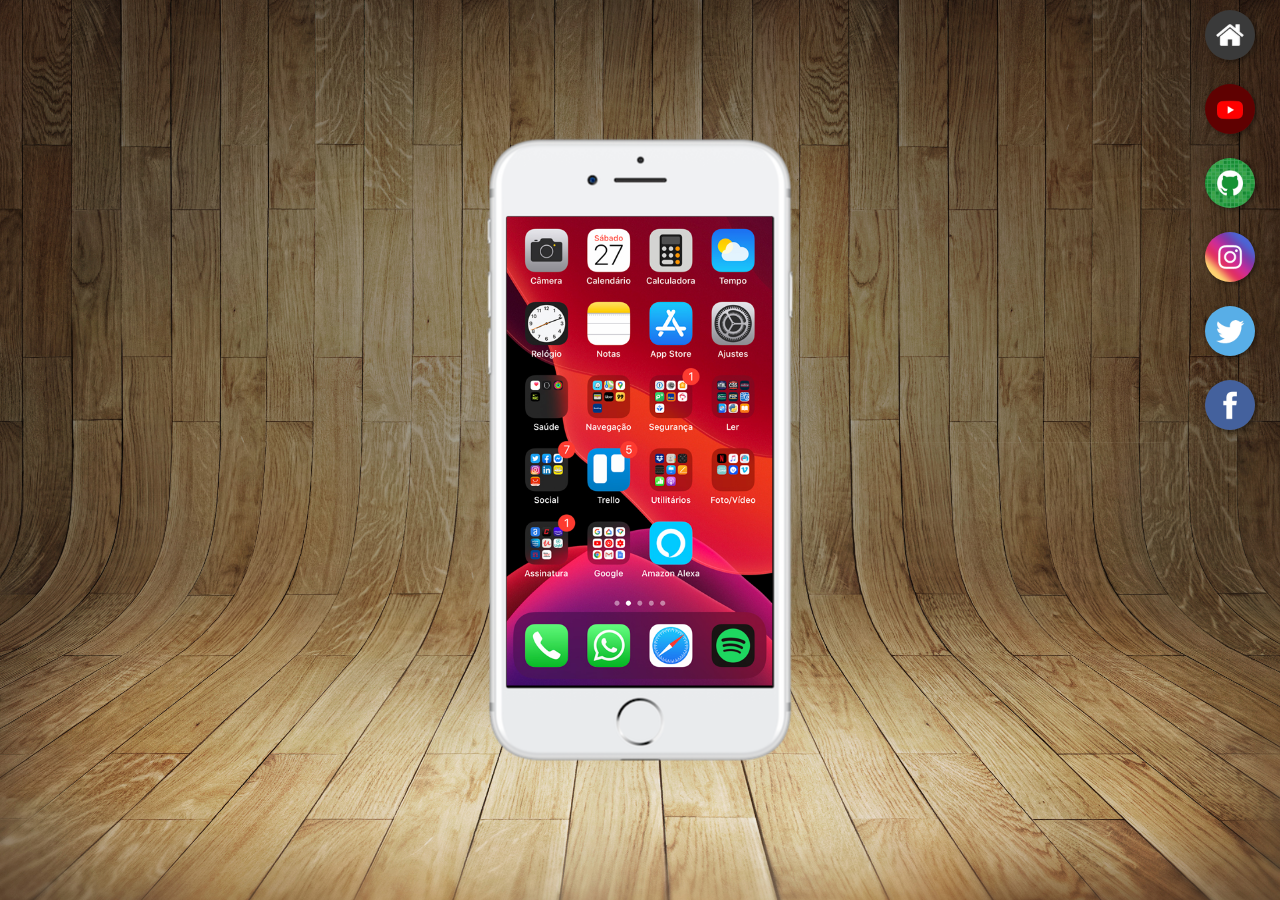
<file: index.html>
<!DOCTYPE html>
<html lang="pt-br">
<head>
    <meta charset="UTF-8">
    <meta name="viewport" content="width=device-width, initial-scale=1.0">
    <title>Redes Sociais</title>
    <link rel="shortcut icon" href="favicon.ico" type="image/x-icon">
    <link rel="stylesheet" href="estilo/style.css">
</head>
<body>
    <main>
        <section id="tef">
            <iframe src="home.html" name="tela" frameborder="0" id="tela">
                Seu navegador não é compatível.
            </iframe>
        </section>
        <section id="redes">
            <a href="home.html" target="tela"><img src="imagens/logo-home.jpg" alt=""></a> <br>
            <a href="youtube.html" target="tela"><img src="imagens/logo-youtube.jpg" alt=""></a> <br>
            <a href="github.html" target="tela"><img src="imagens/logo-github.jpg" alt=""></a> <br>
            <a href="instagram.html" target="tela"><img src="imagens/logo-instagram.jpg" alt=""></a> <br>
            <a href="twitter.html" target="tela"><img src="imagens/logo-twitter.jpg" alt=""></a> <br>
            <a href="facebook.html" target="tela"><img src="imagens/logo-facebook.jpg" alt=""></a>
        </section>
    </main>
</body>
</html>
</file>
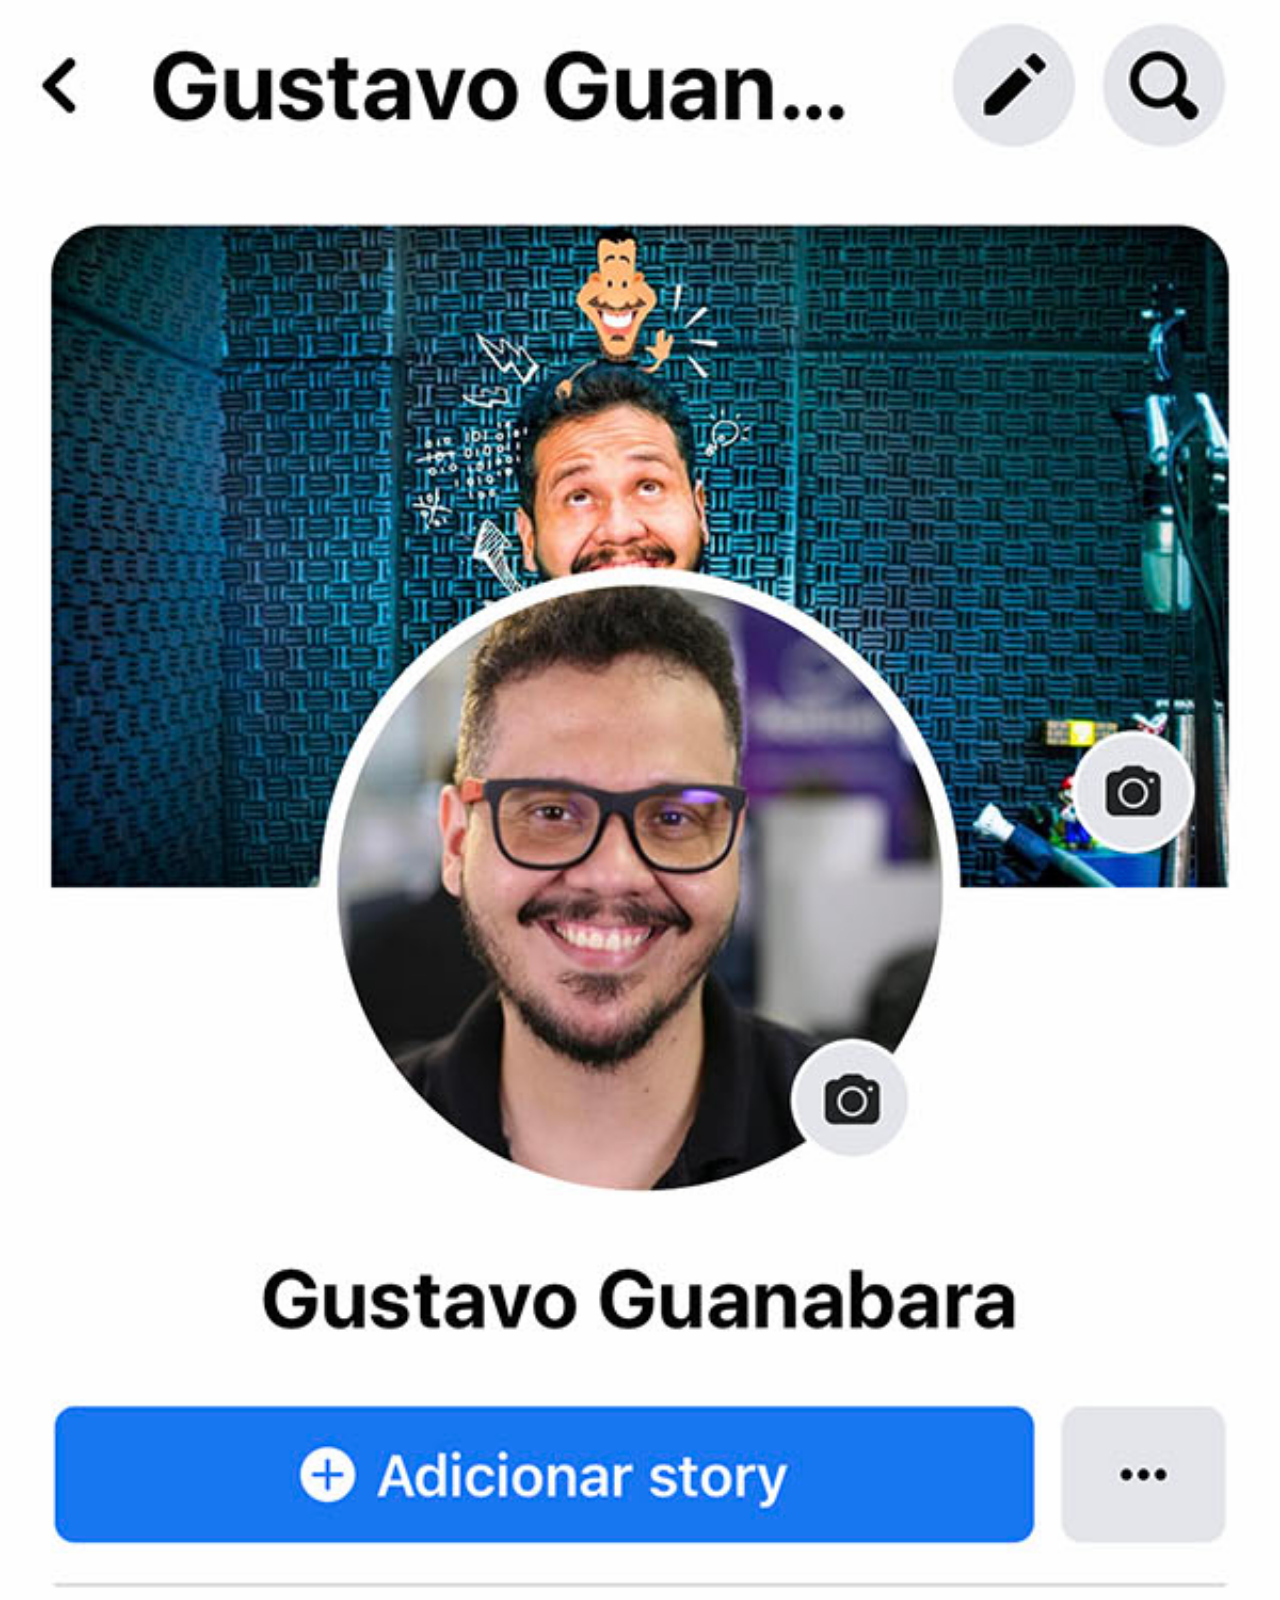
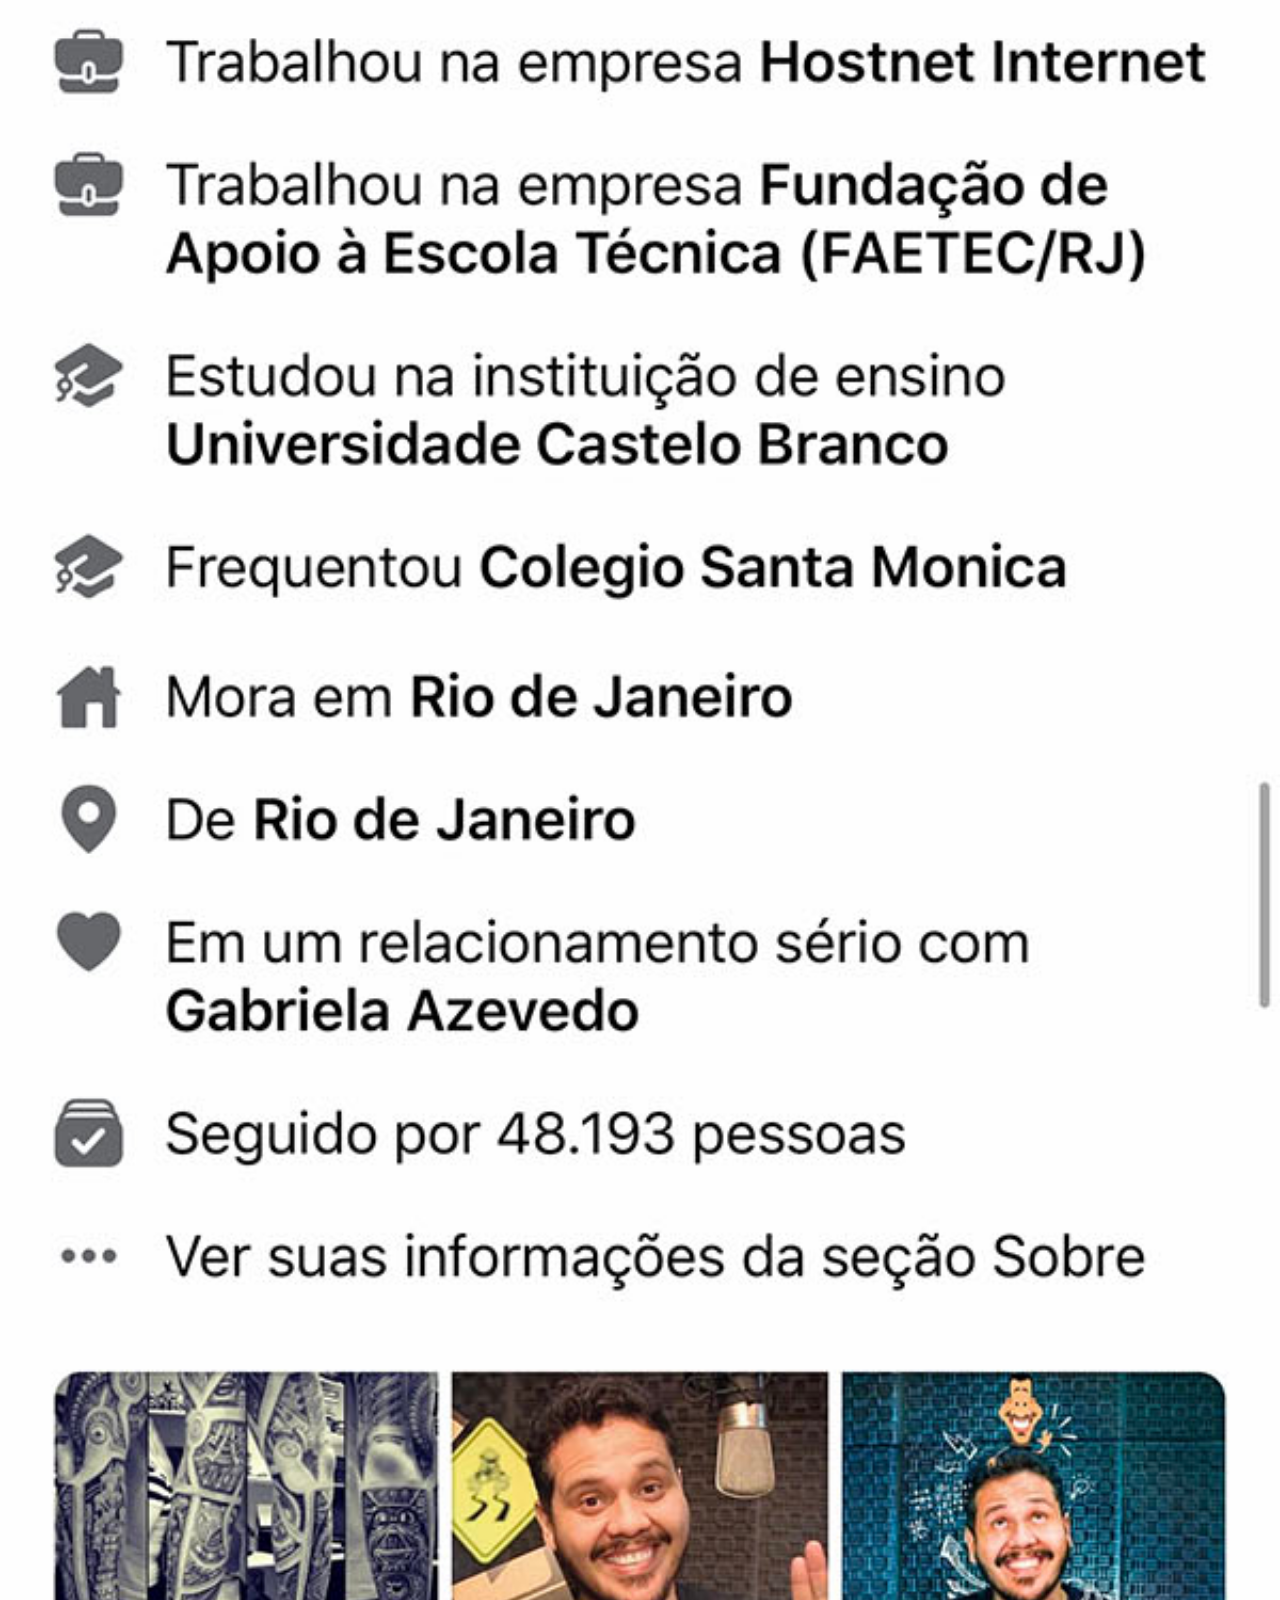
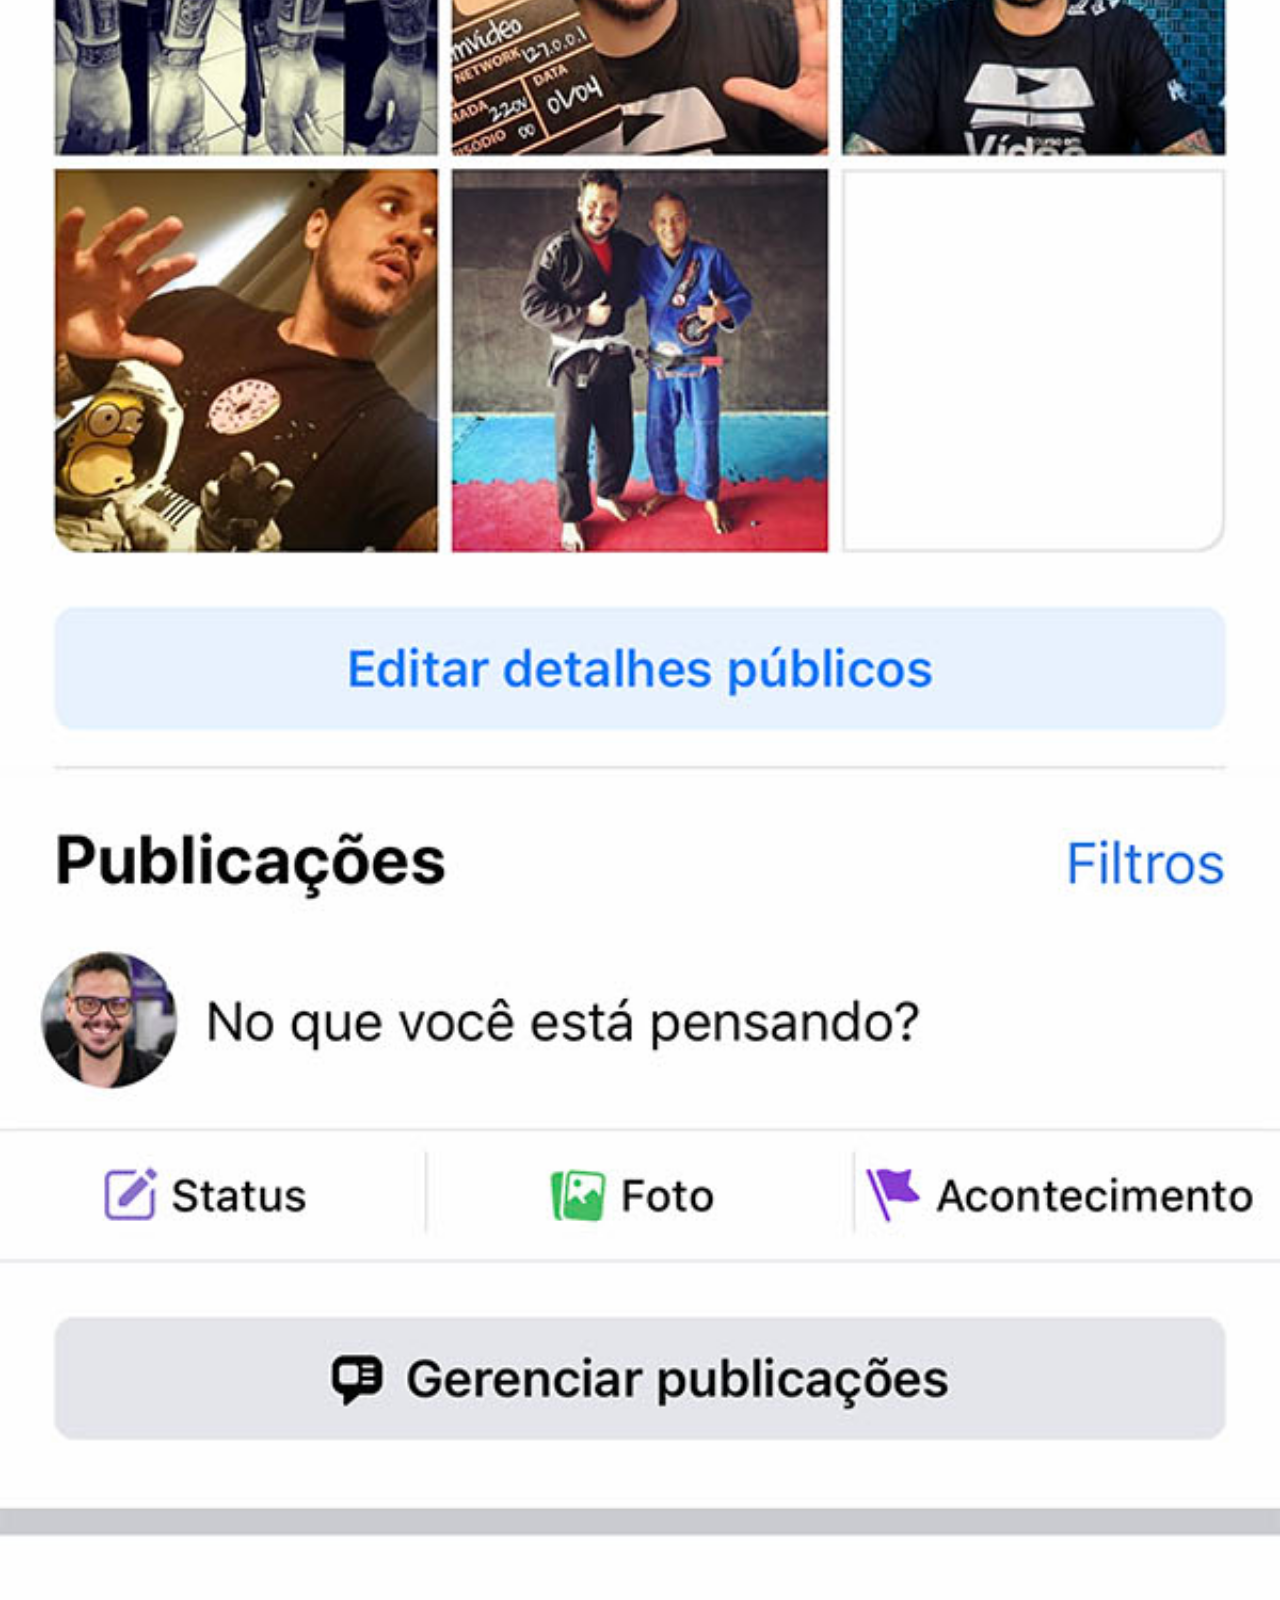
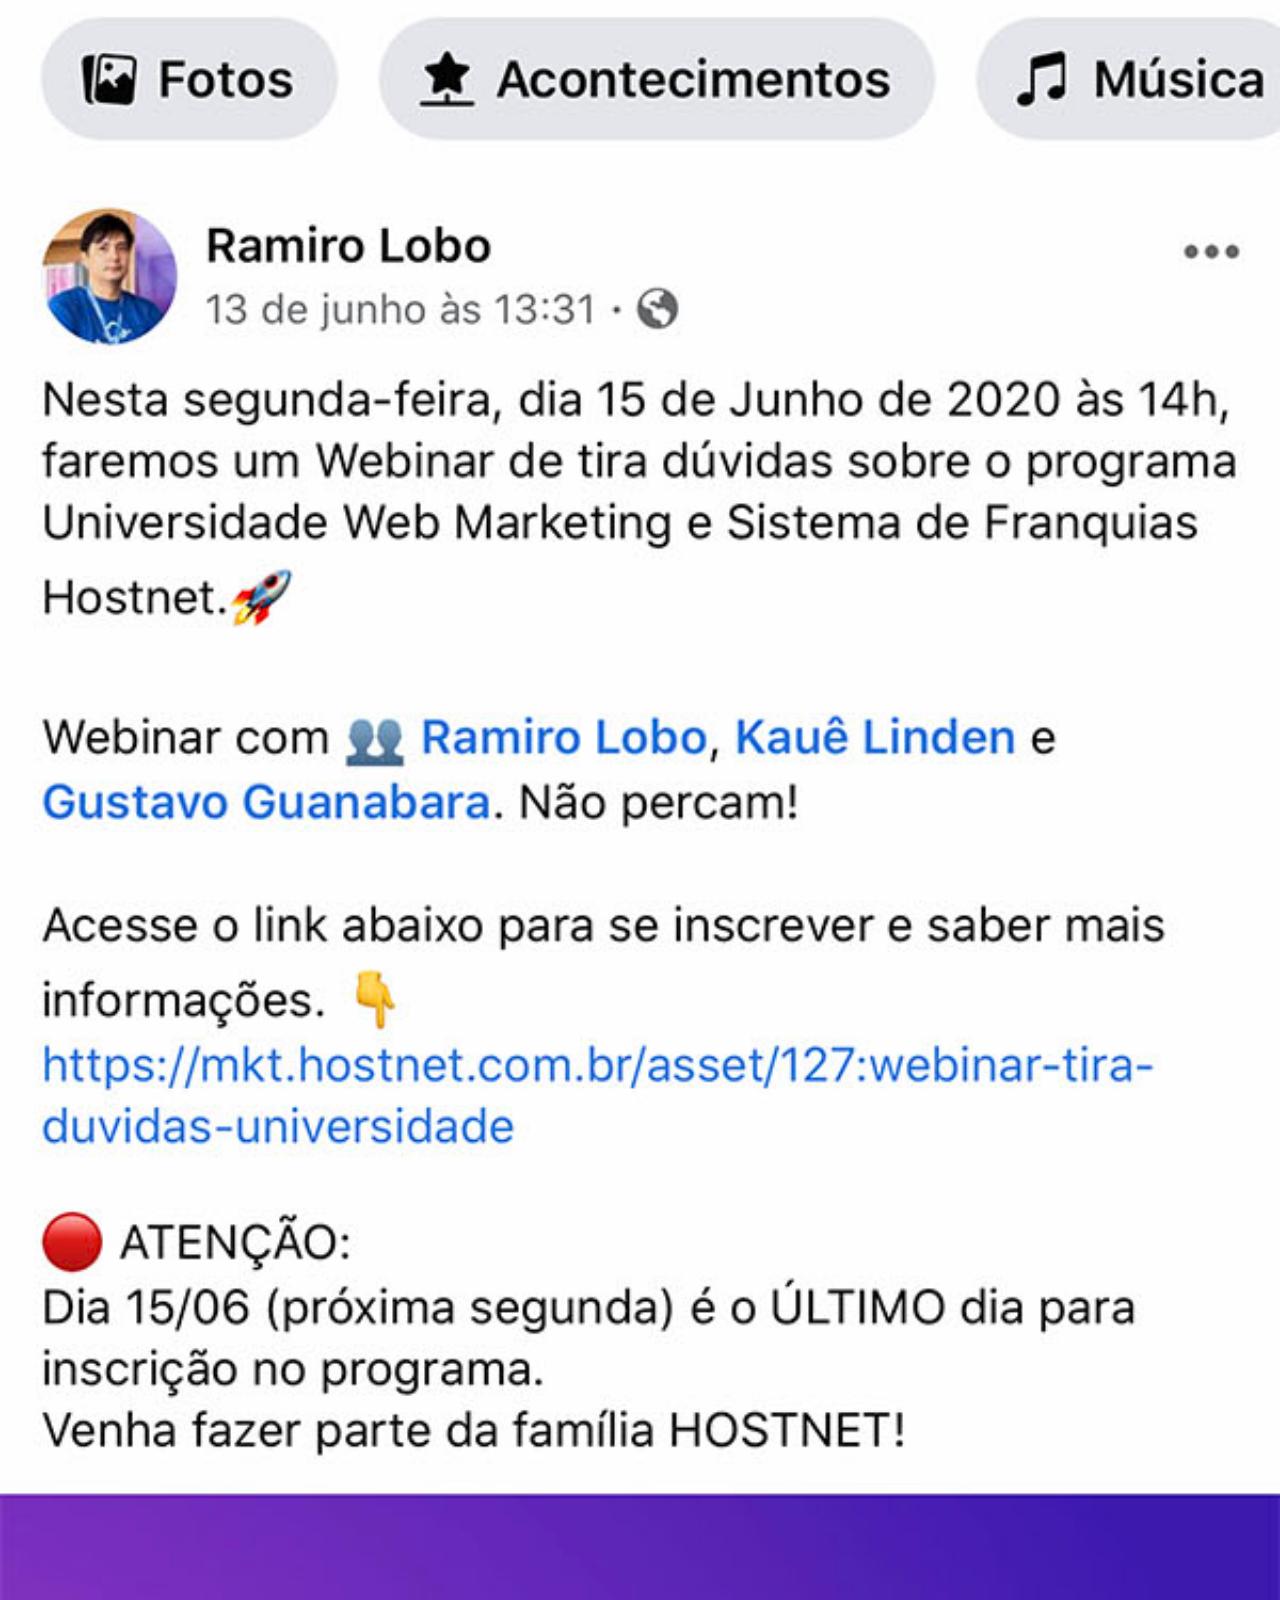
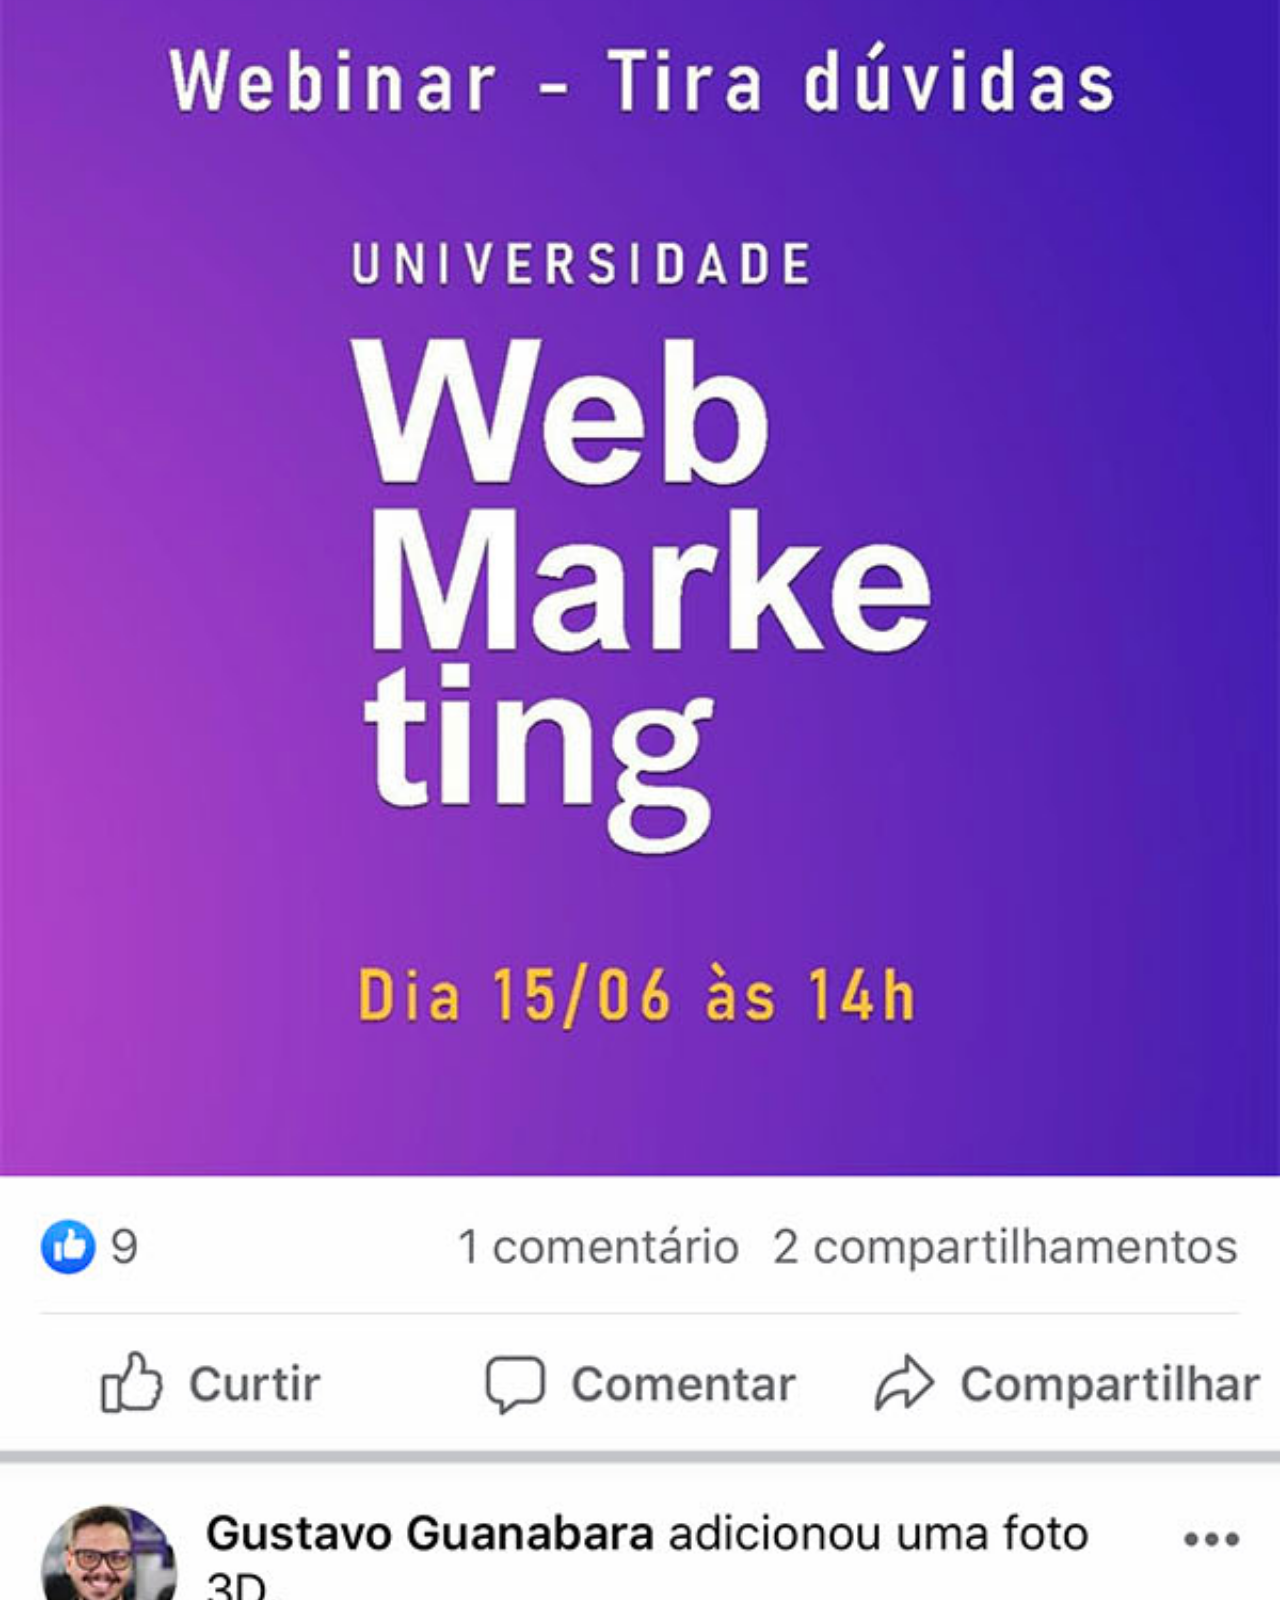
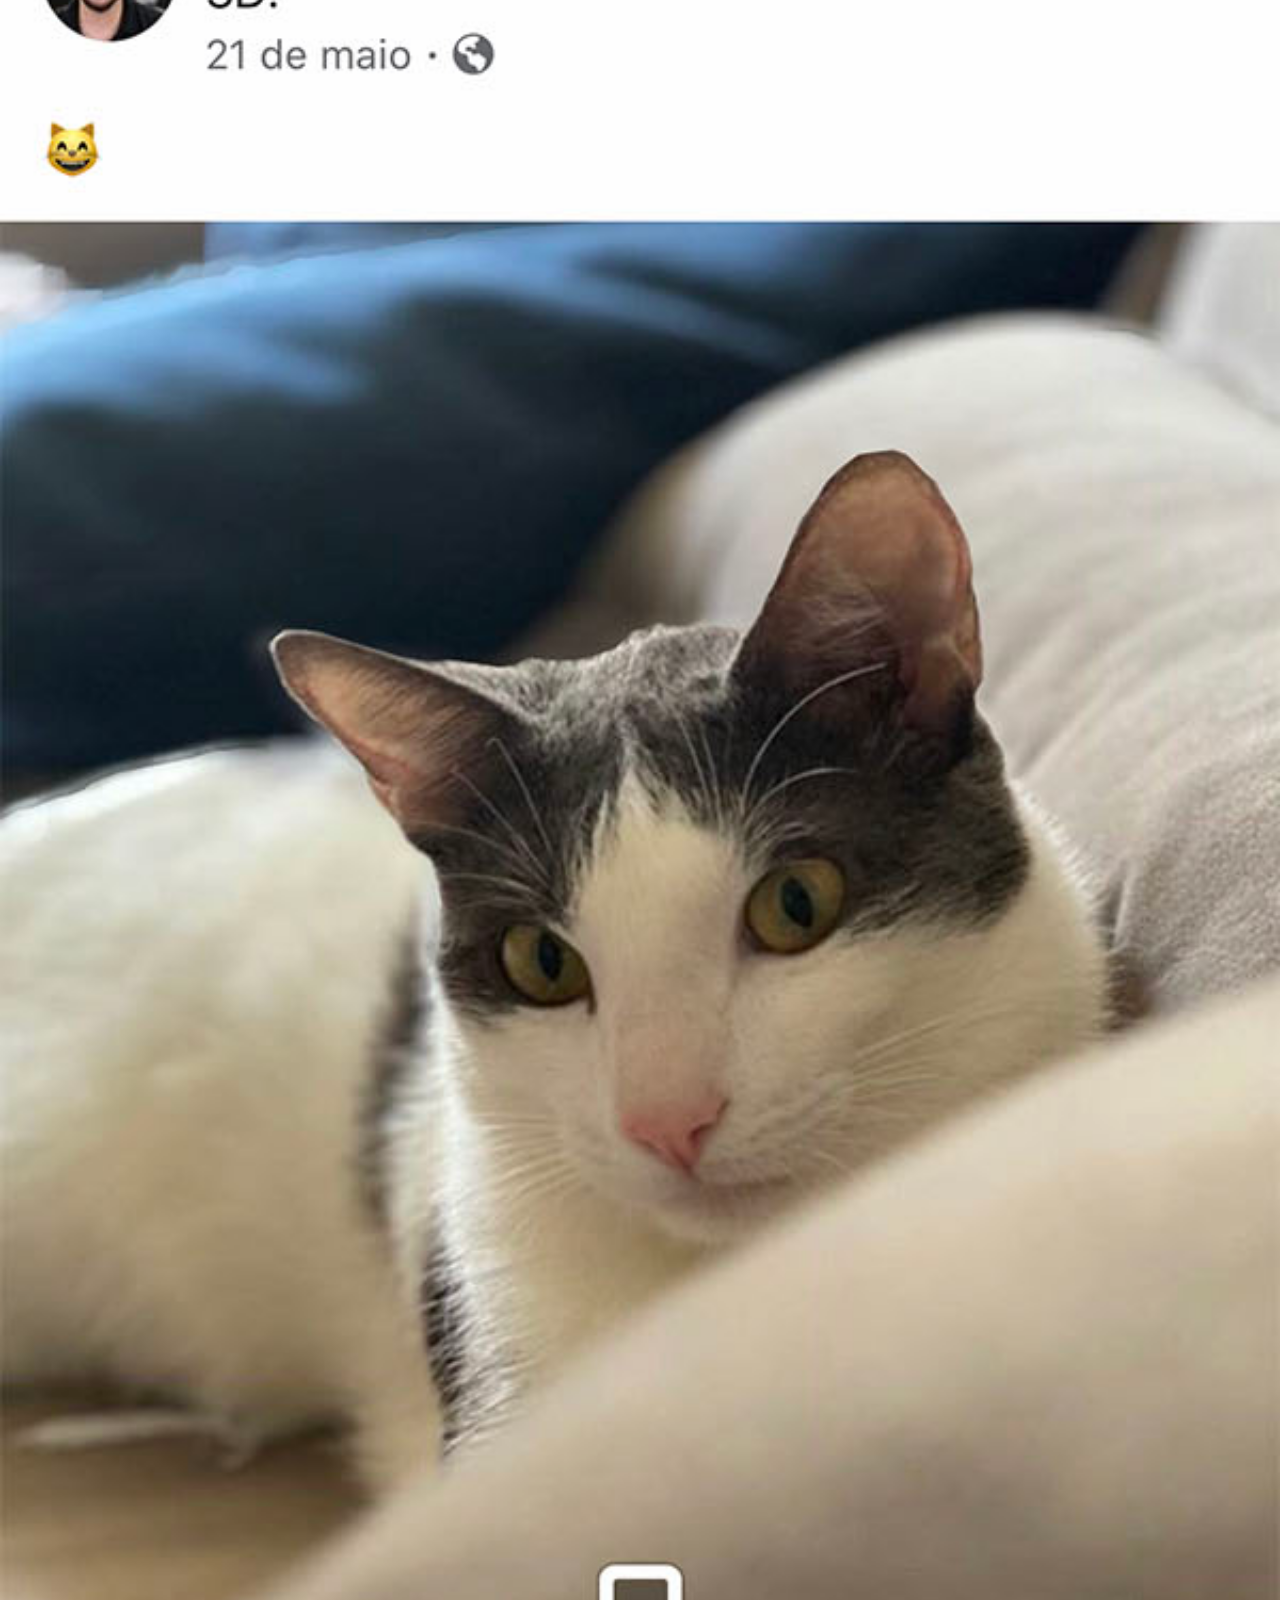
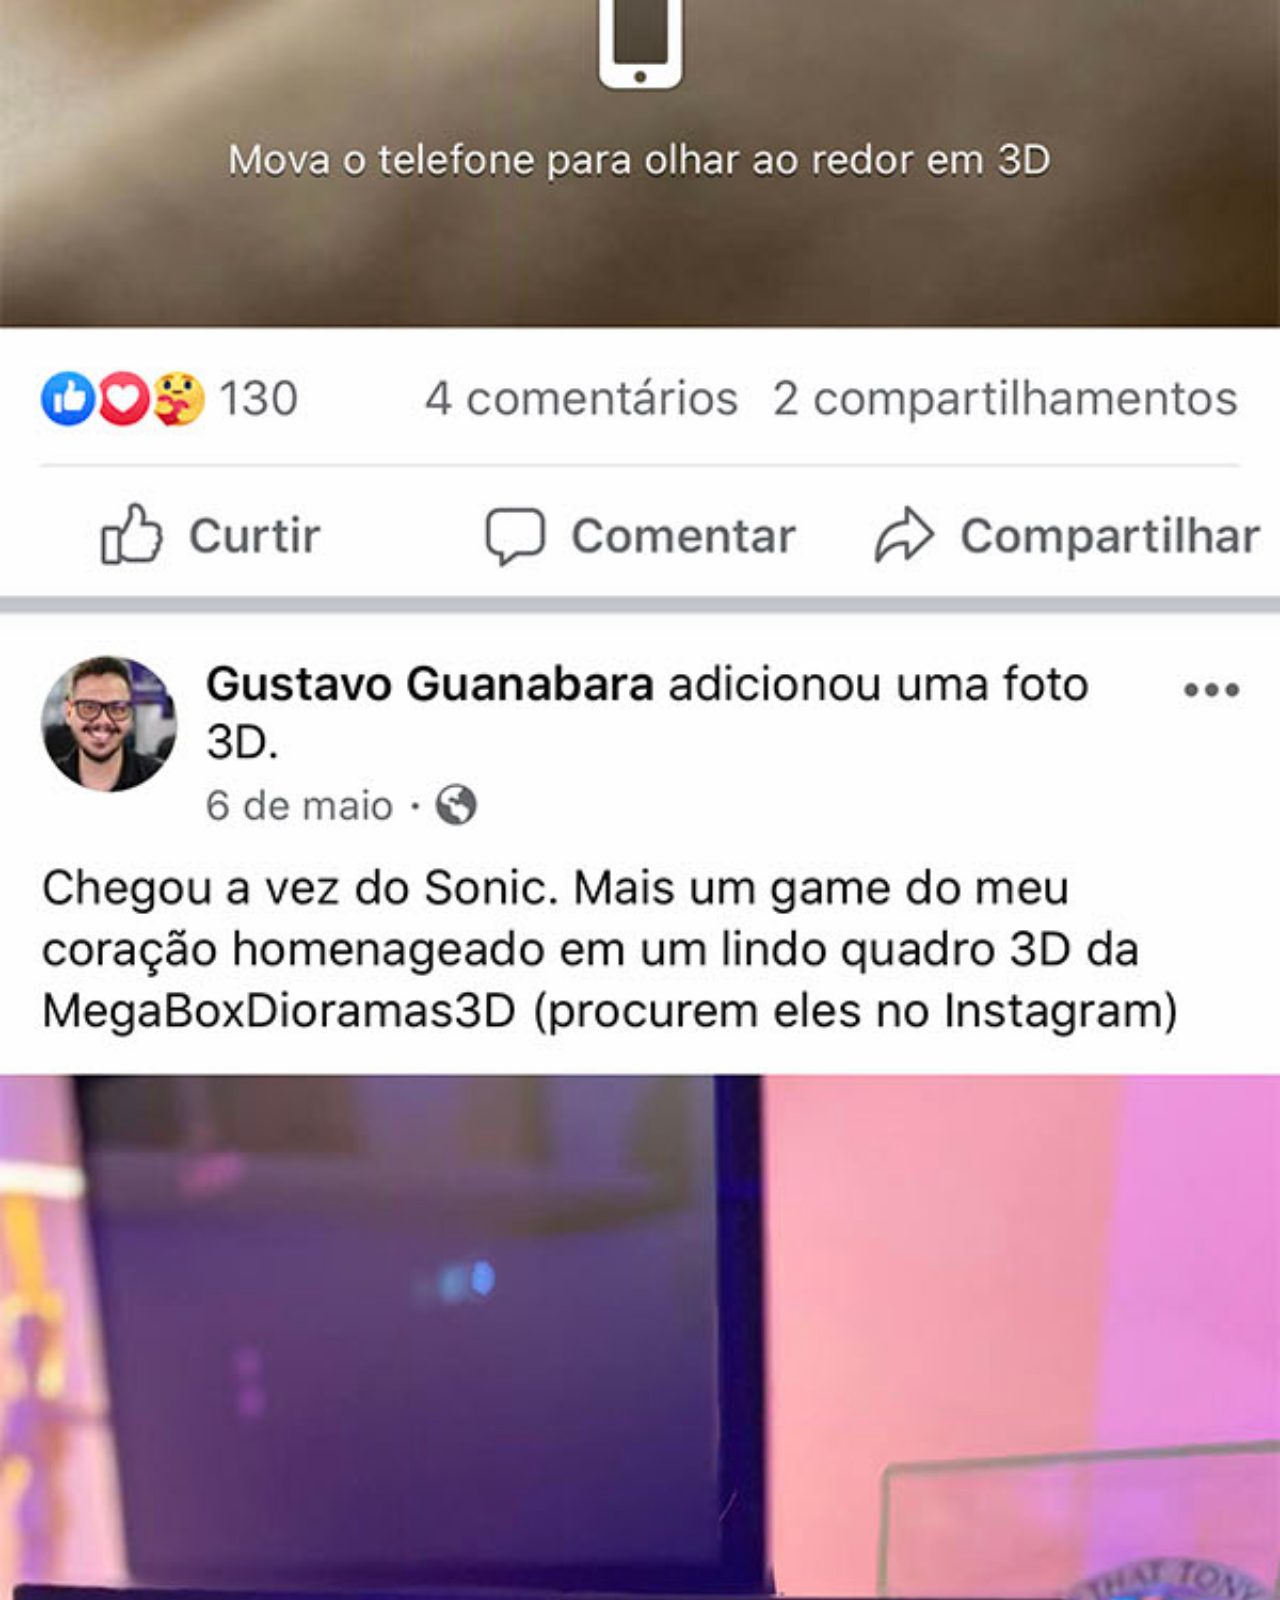
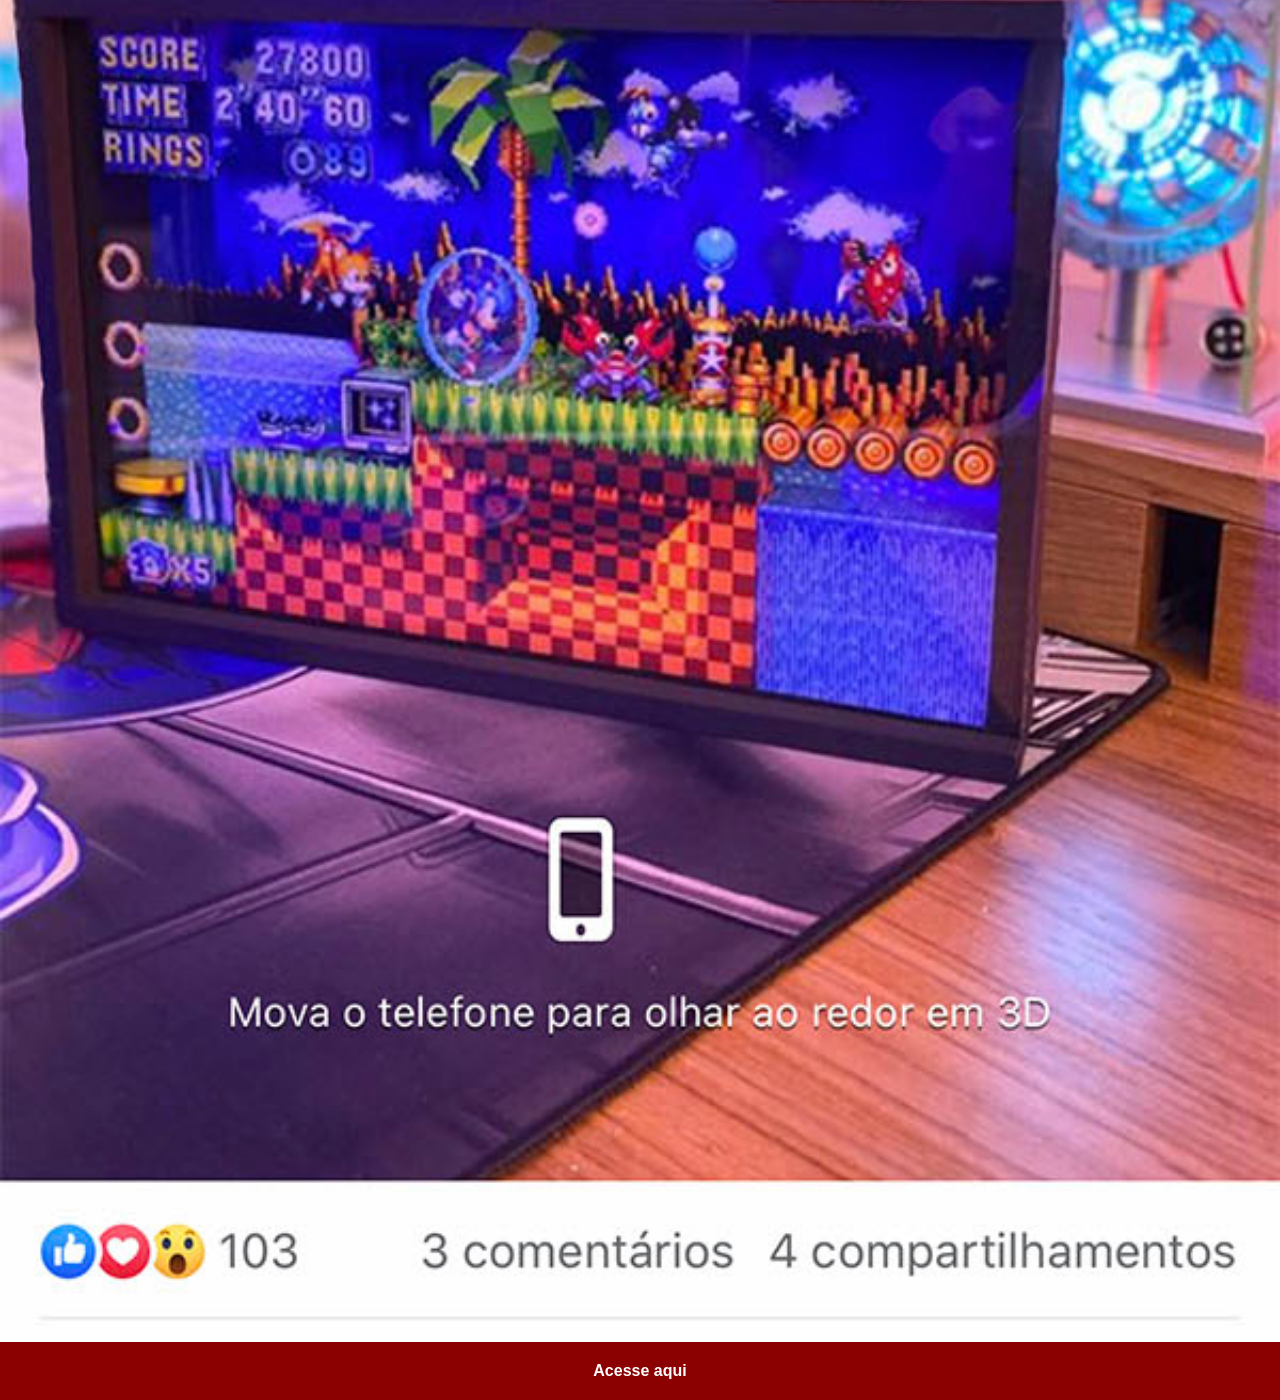
<file: facebook.html>
<!DOCTYPE html>
<html lang="pt-br">
<head>
    <meta charset="UTF-8">
    <meta name="viewport" content="width=device-width, initial-scale=1.0">
    <title>Facebook</title>
    <link rel="stylesheet" href="estilo/social.css">
</head>
<body>
    <img src="imagens/tela-facebook.jpg" alt="">
    <a href="https://www.facebook.com/gustavoguanabara/?locale=pt_BR" target="_blank">Acesse aqui</a>
</body>
</html>
</file>
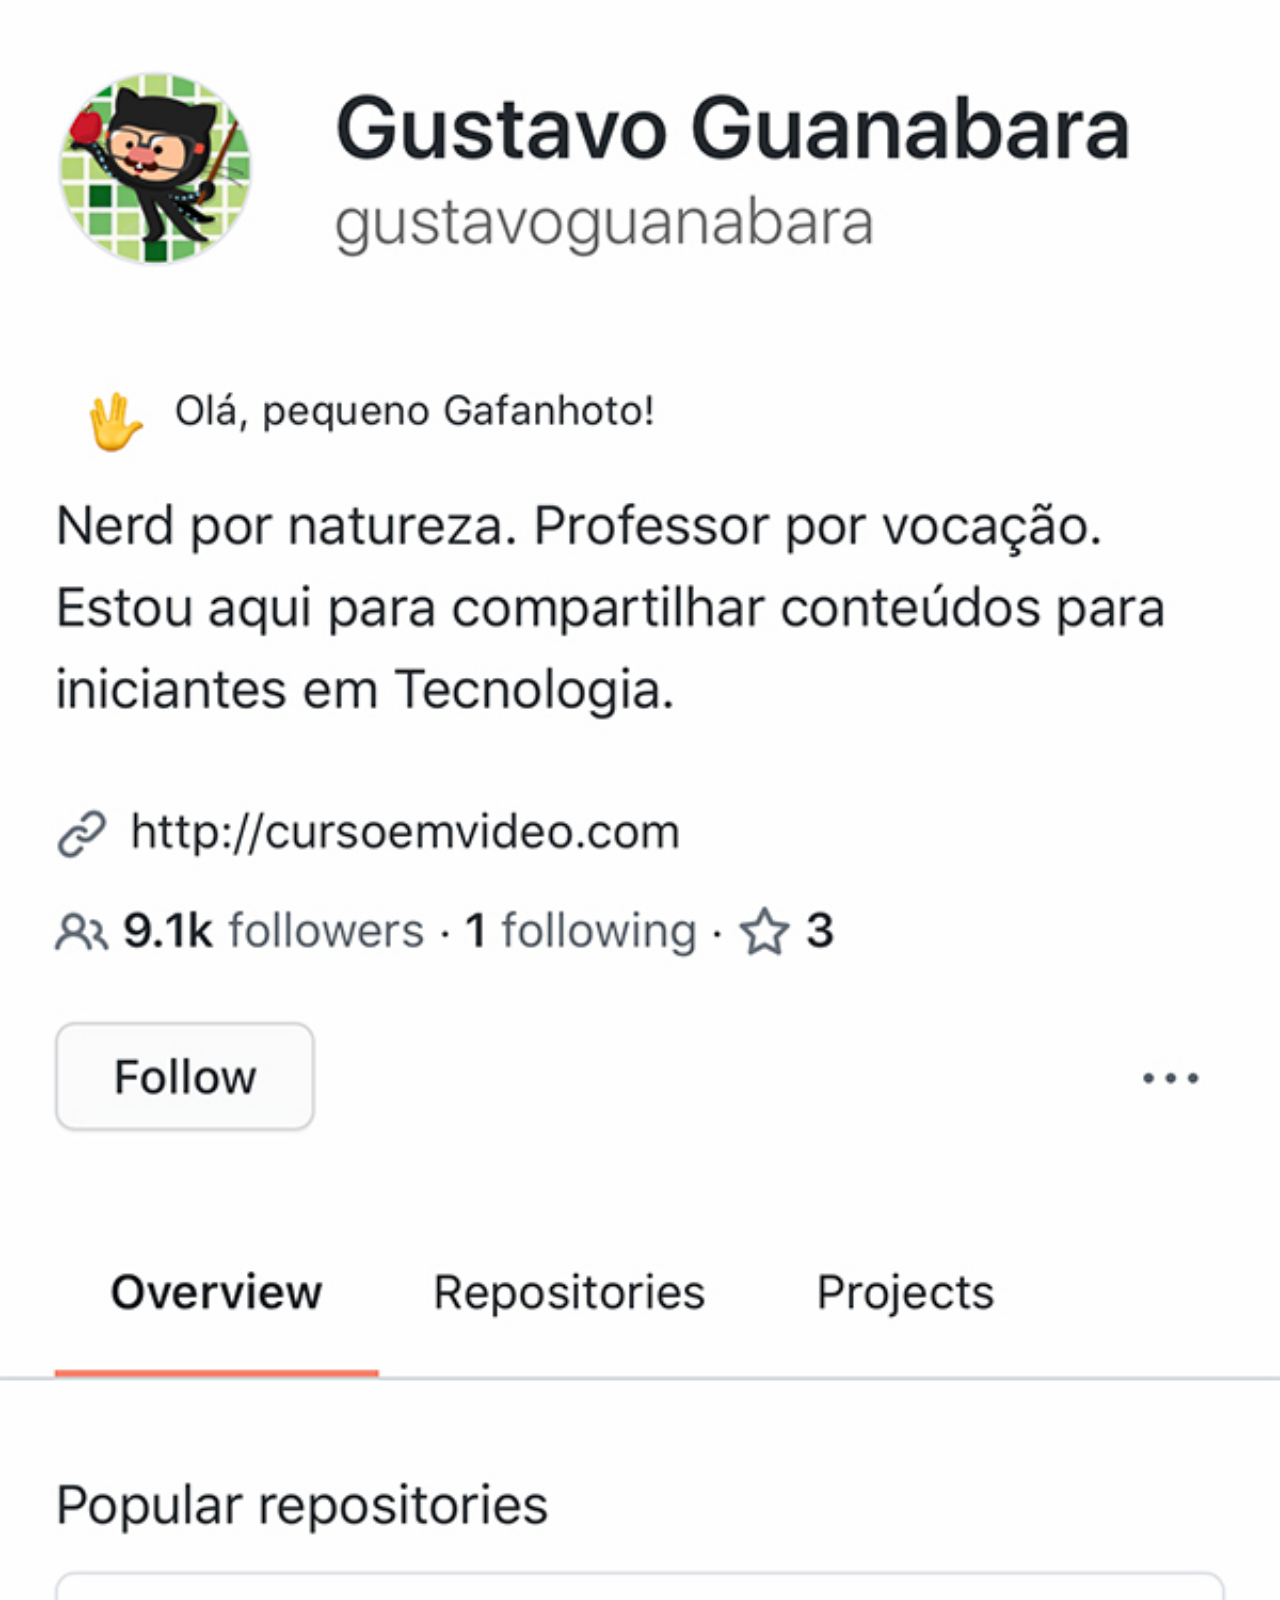
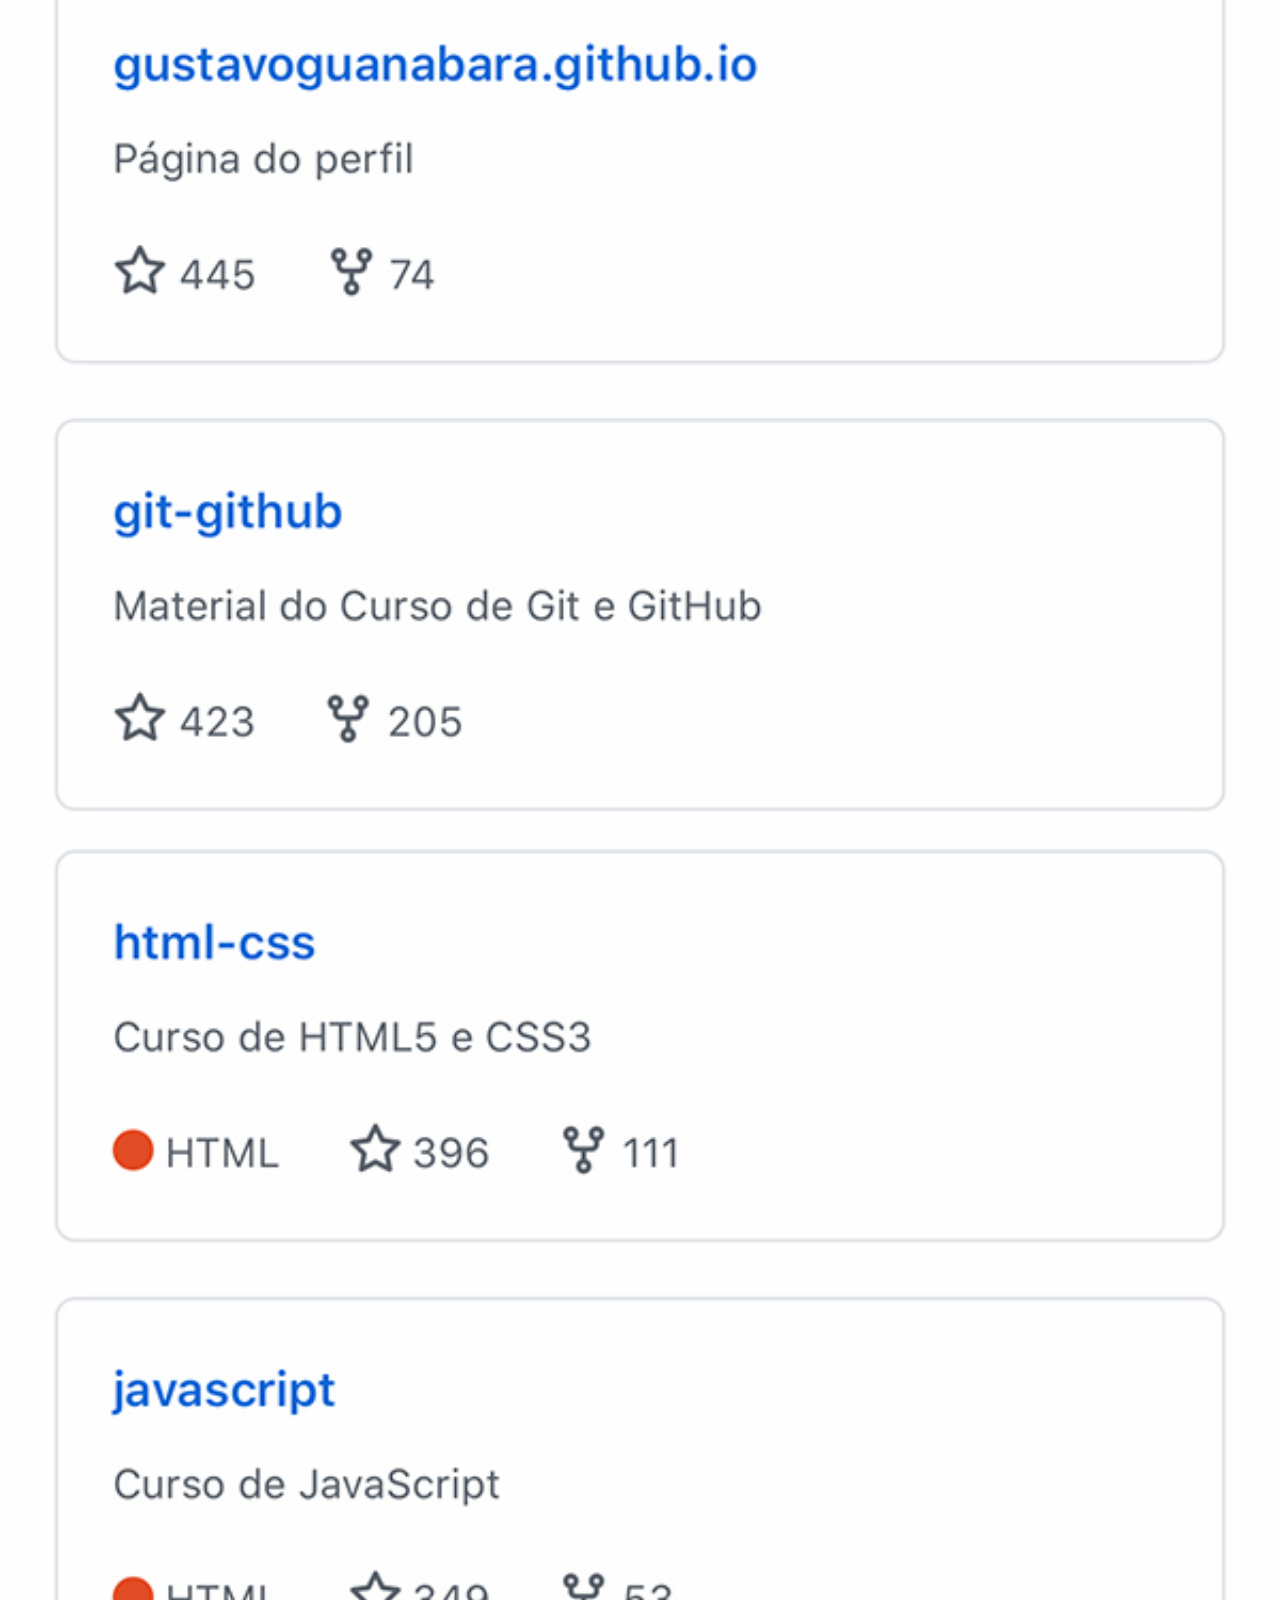
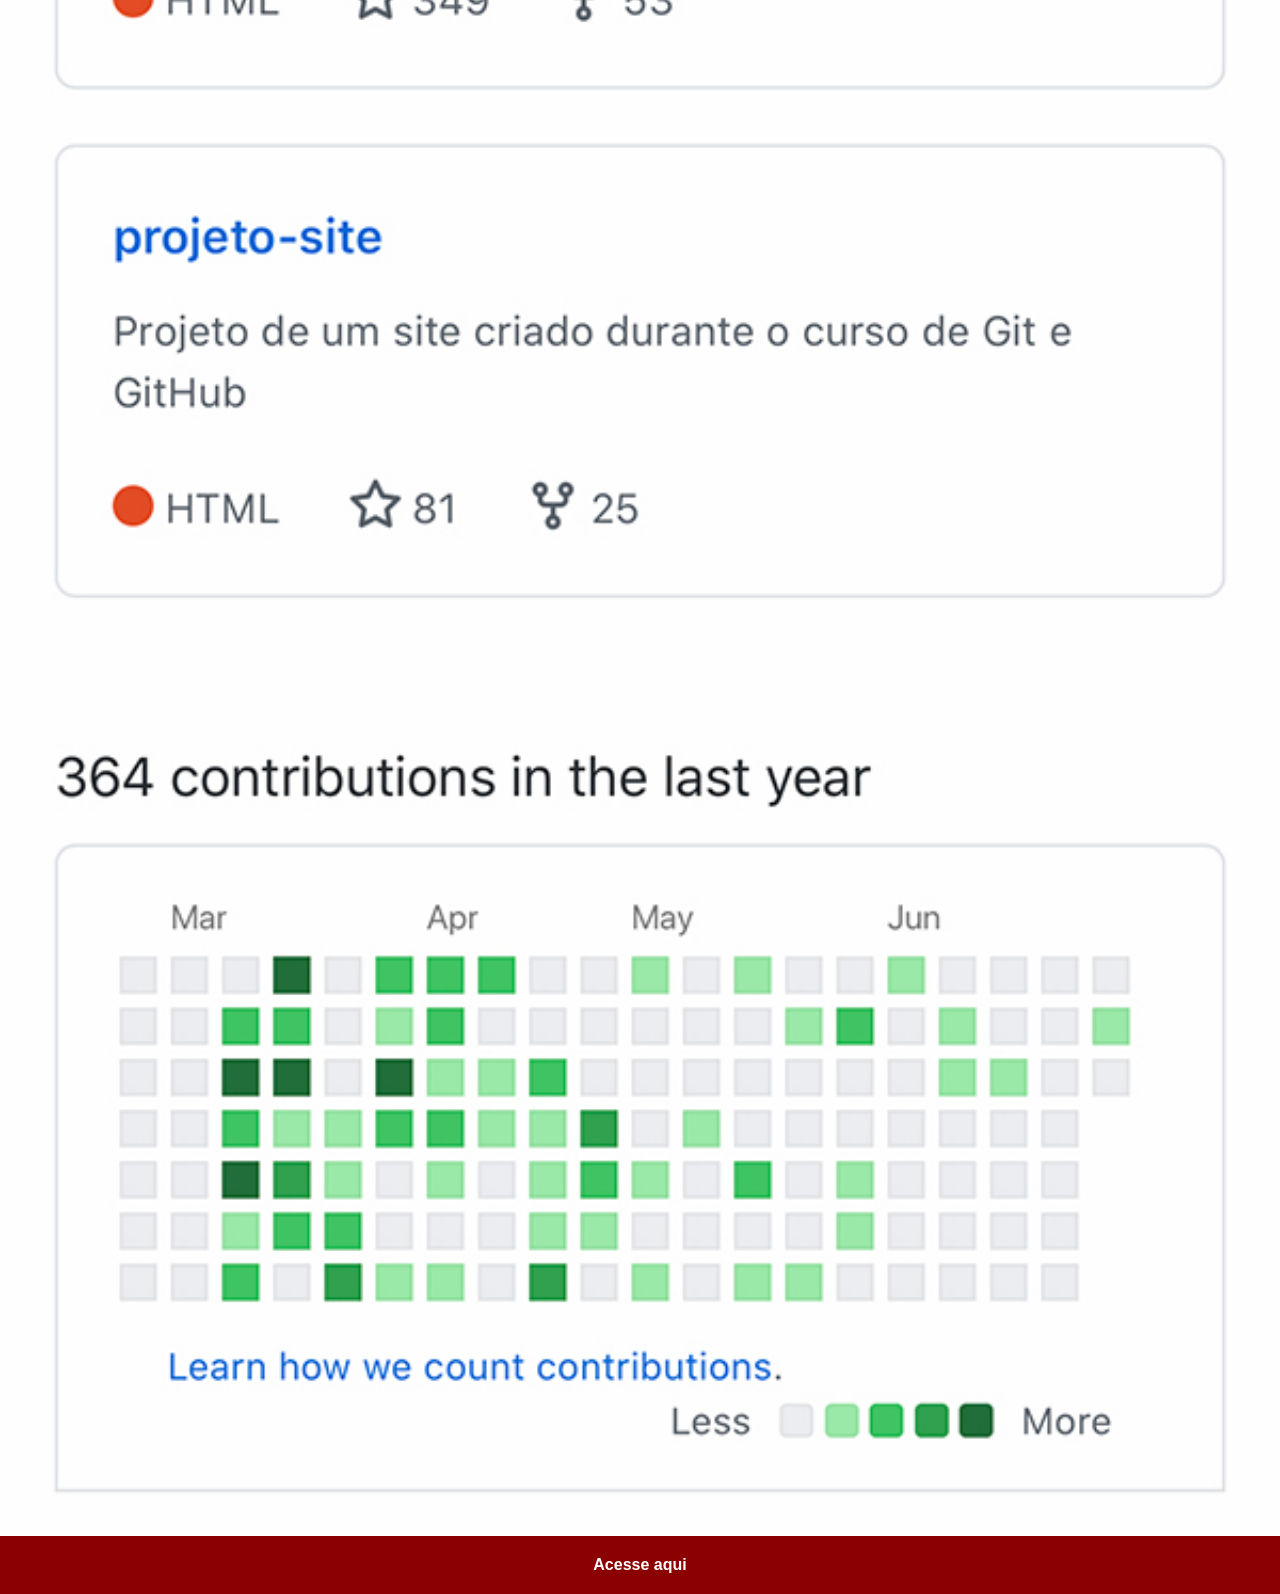
<file: github.html>
<!DOCTYPE html>
<html lang="pt-br">
<head>
    <meta charset="UTF-8">
    <meta name="viewport" content="width=device-width, initial-scale=1.0">
    <title>Youtube</title>
    <link rel="stylesheet" href="estilo/social.css">
</head>
<body>
    <img src="imagens/tela-github.jpg" alt="">
    <a href="https://github.com/gustavoguanabara" target="_blank">Acesse aqui</a>
</body>
</html>
</file>
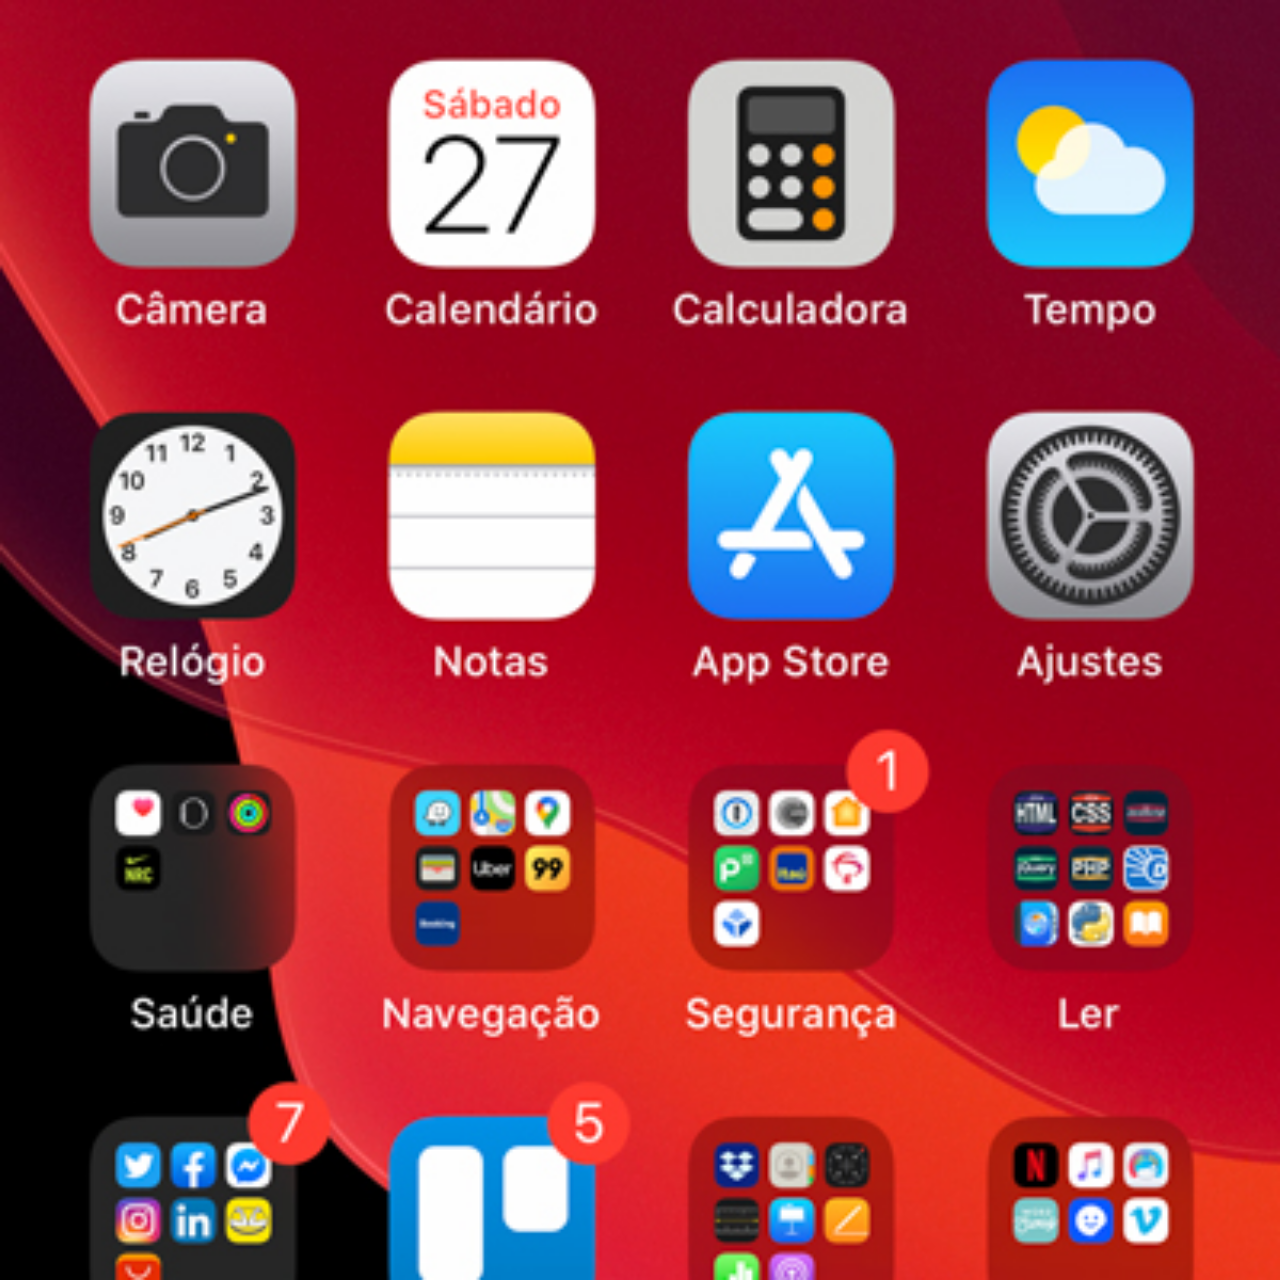
<file: home.html>
<!DOCTYPE html>
<html lang="pt-br">
<head>
    <meta charset="UTF-8">
    <meta name="viewport" content="width=device-width, initial-scale=1.0">
    <title>Home</title>
</head>
<style>
    *{
        margin: 0px;
        padding: 0px;
    }
    body{
        width: 100vw;
        height: 100vw;
        background: black url(imagens/tela-home.jpg) top center;
        background-size: cover;
        background-repeat: no-repeat;
        overflow: hidden;
    }
</style>
<body>
    
</body>
</html>
</file>
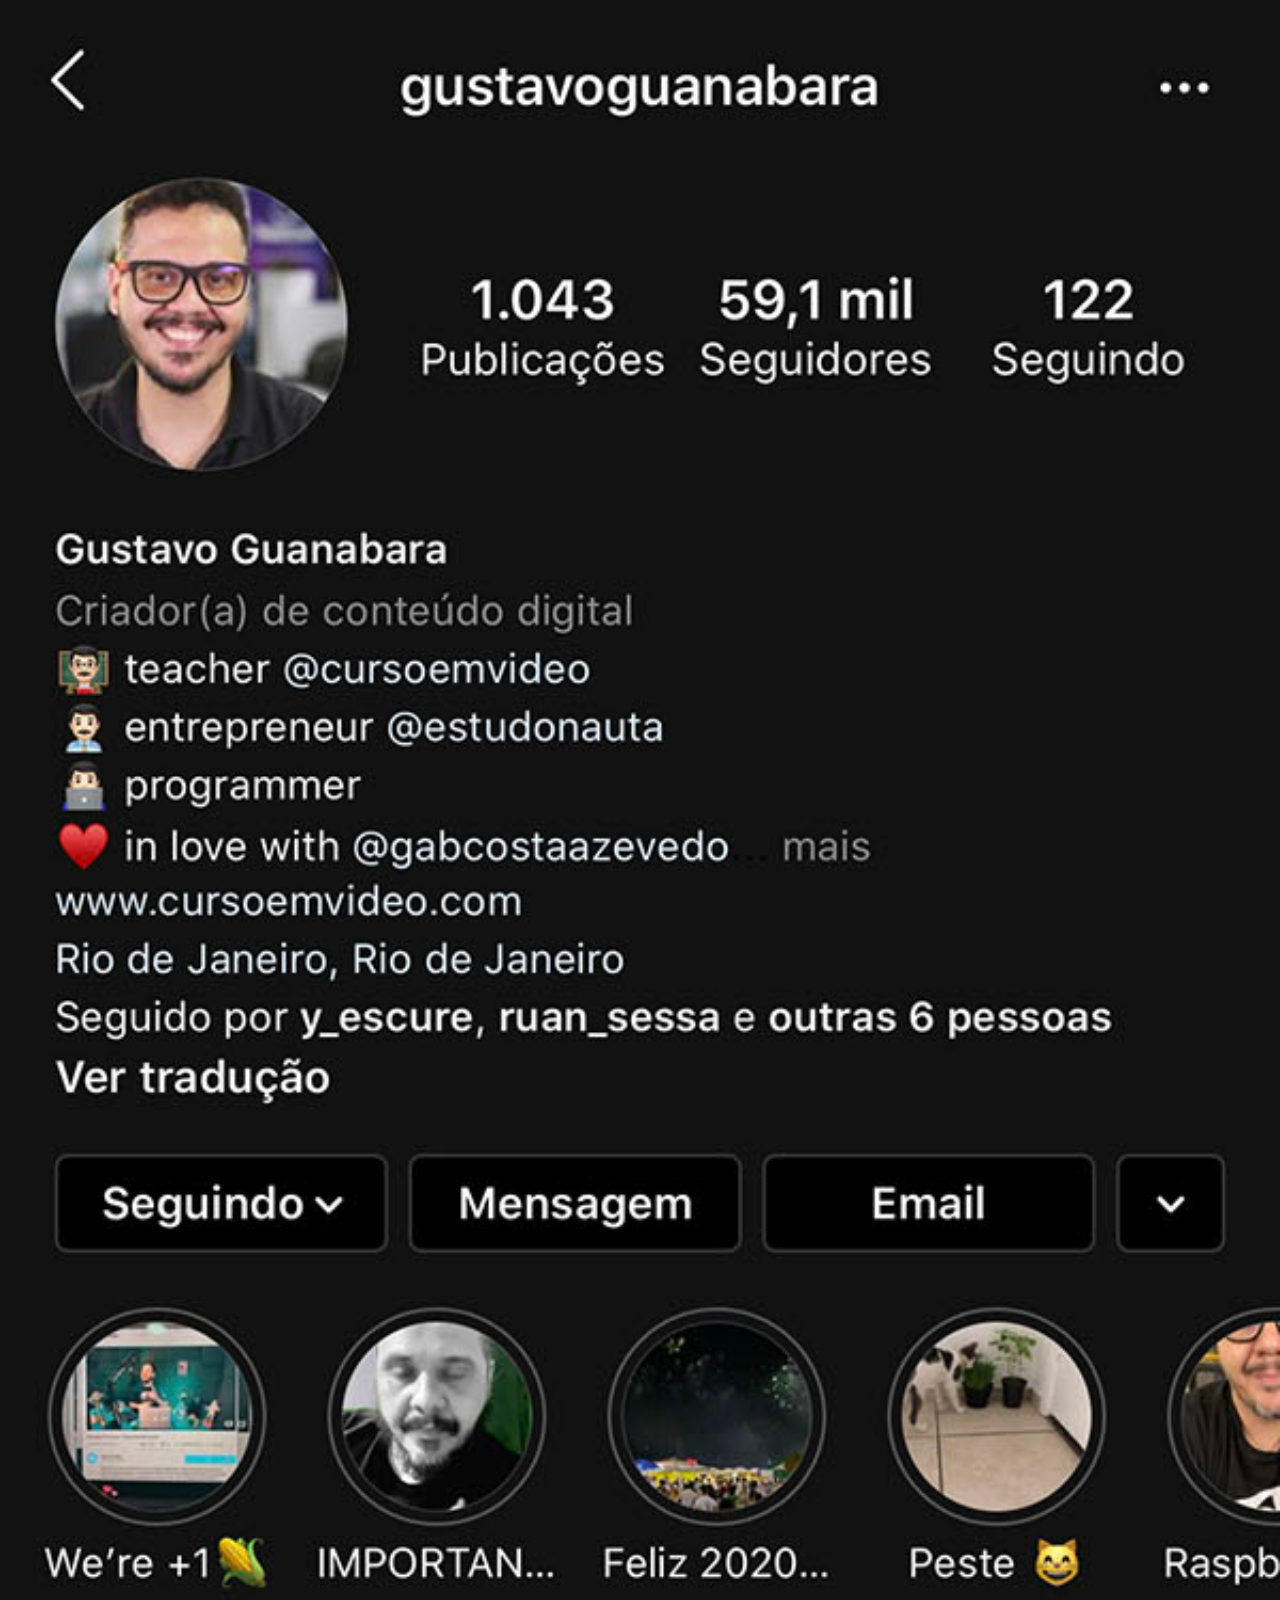
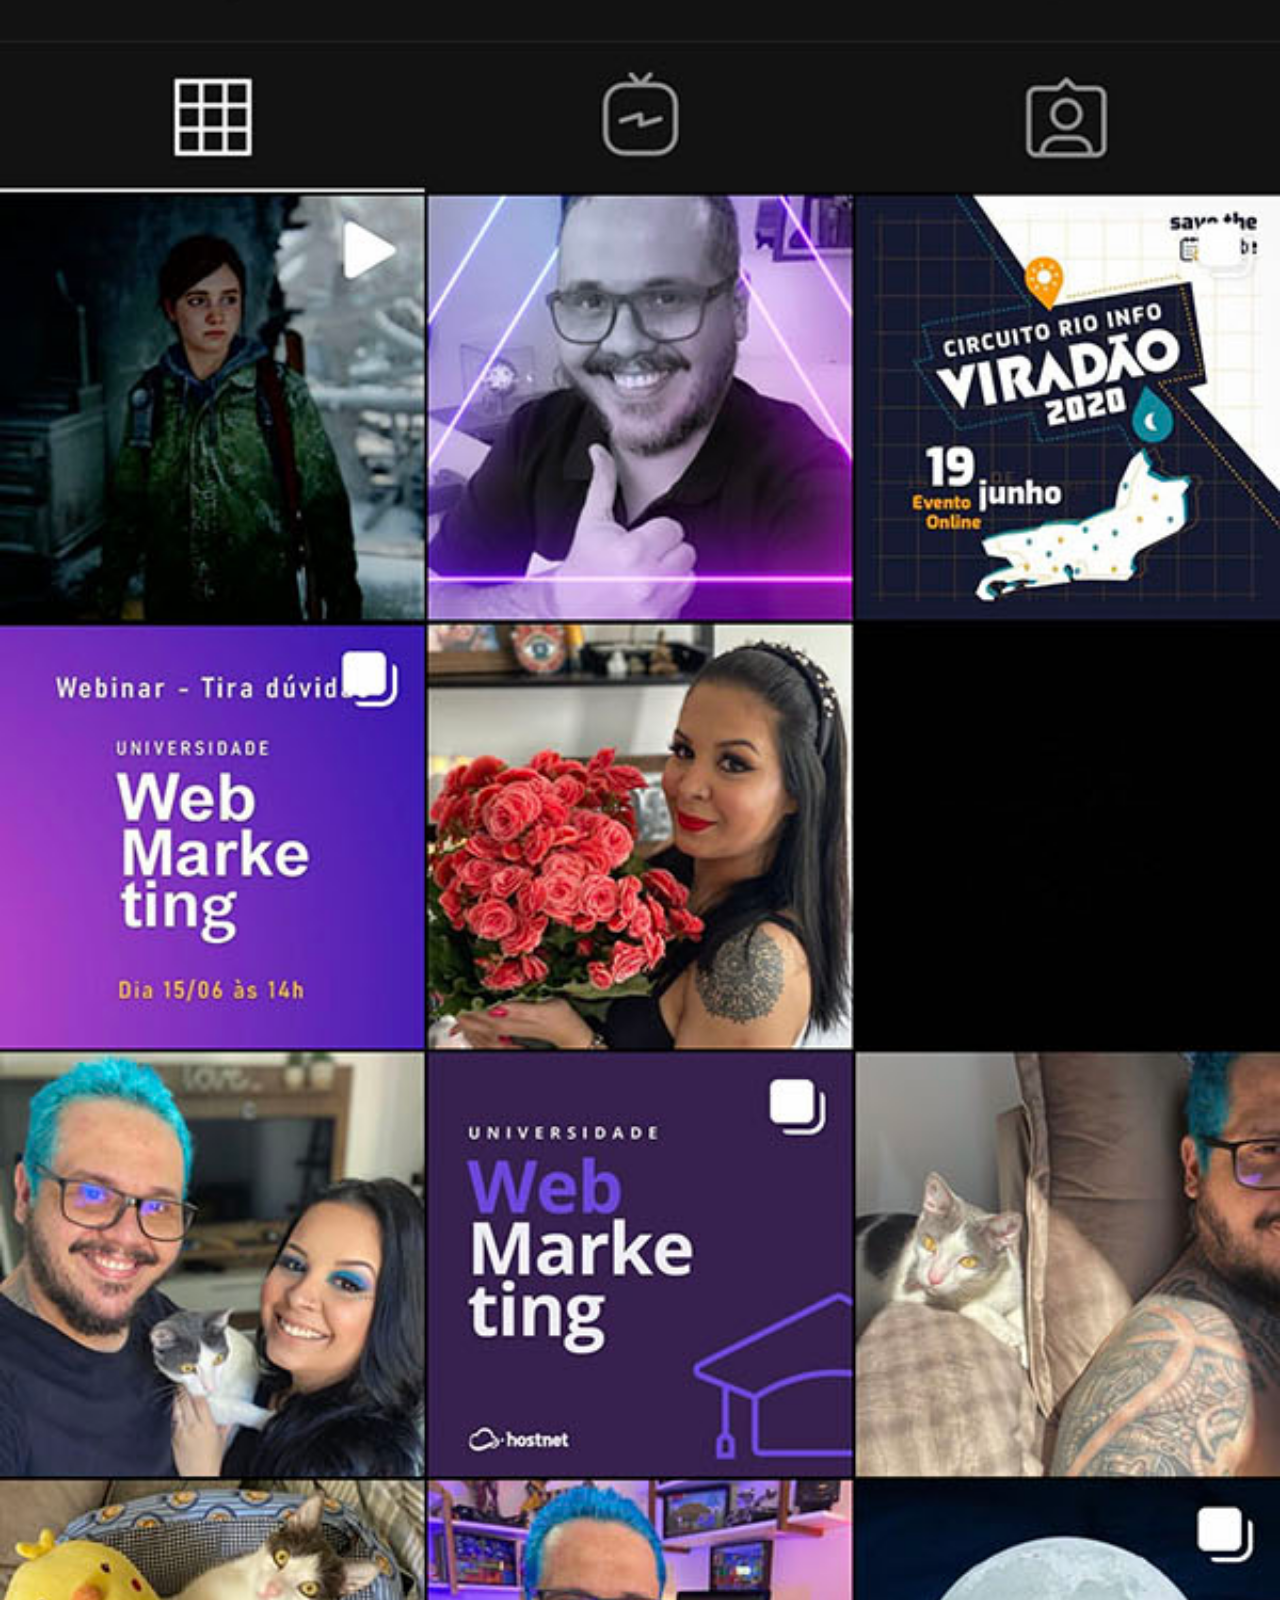
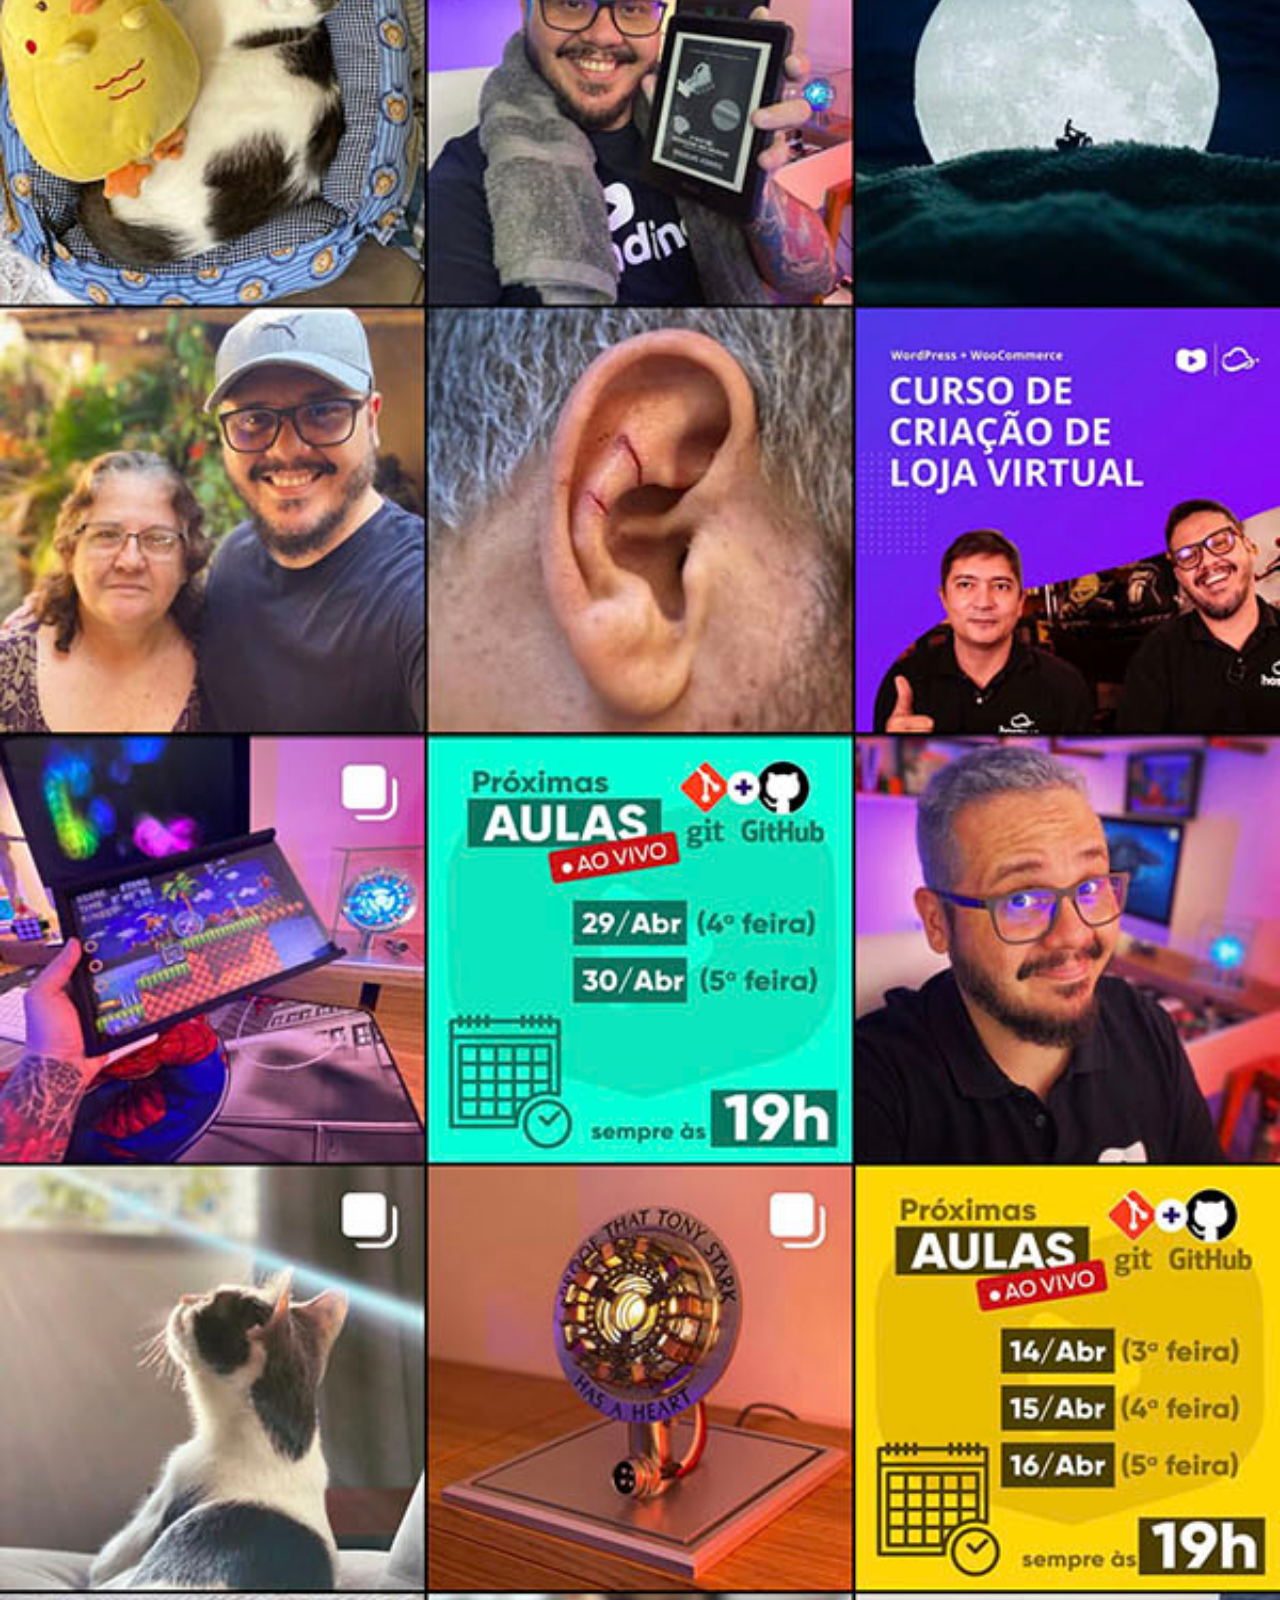
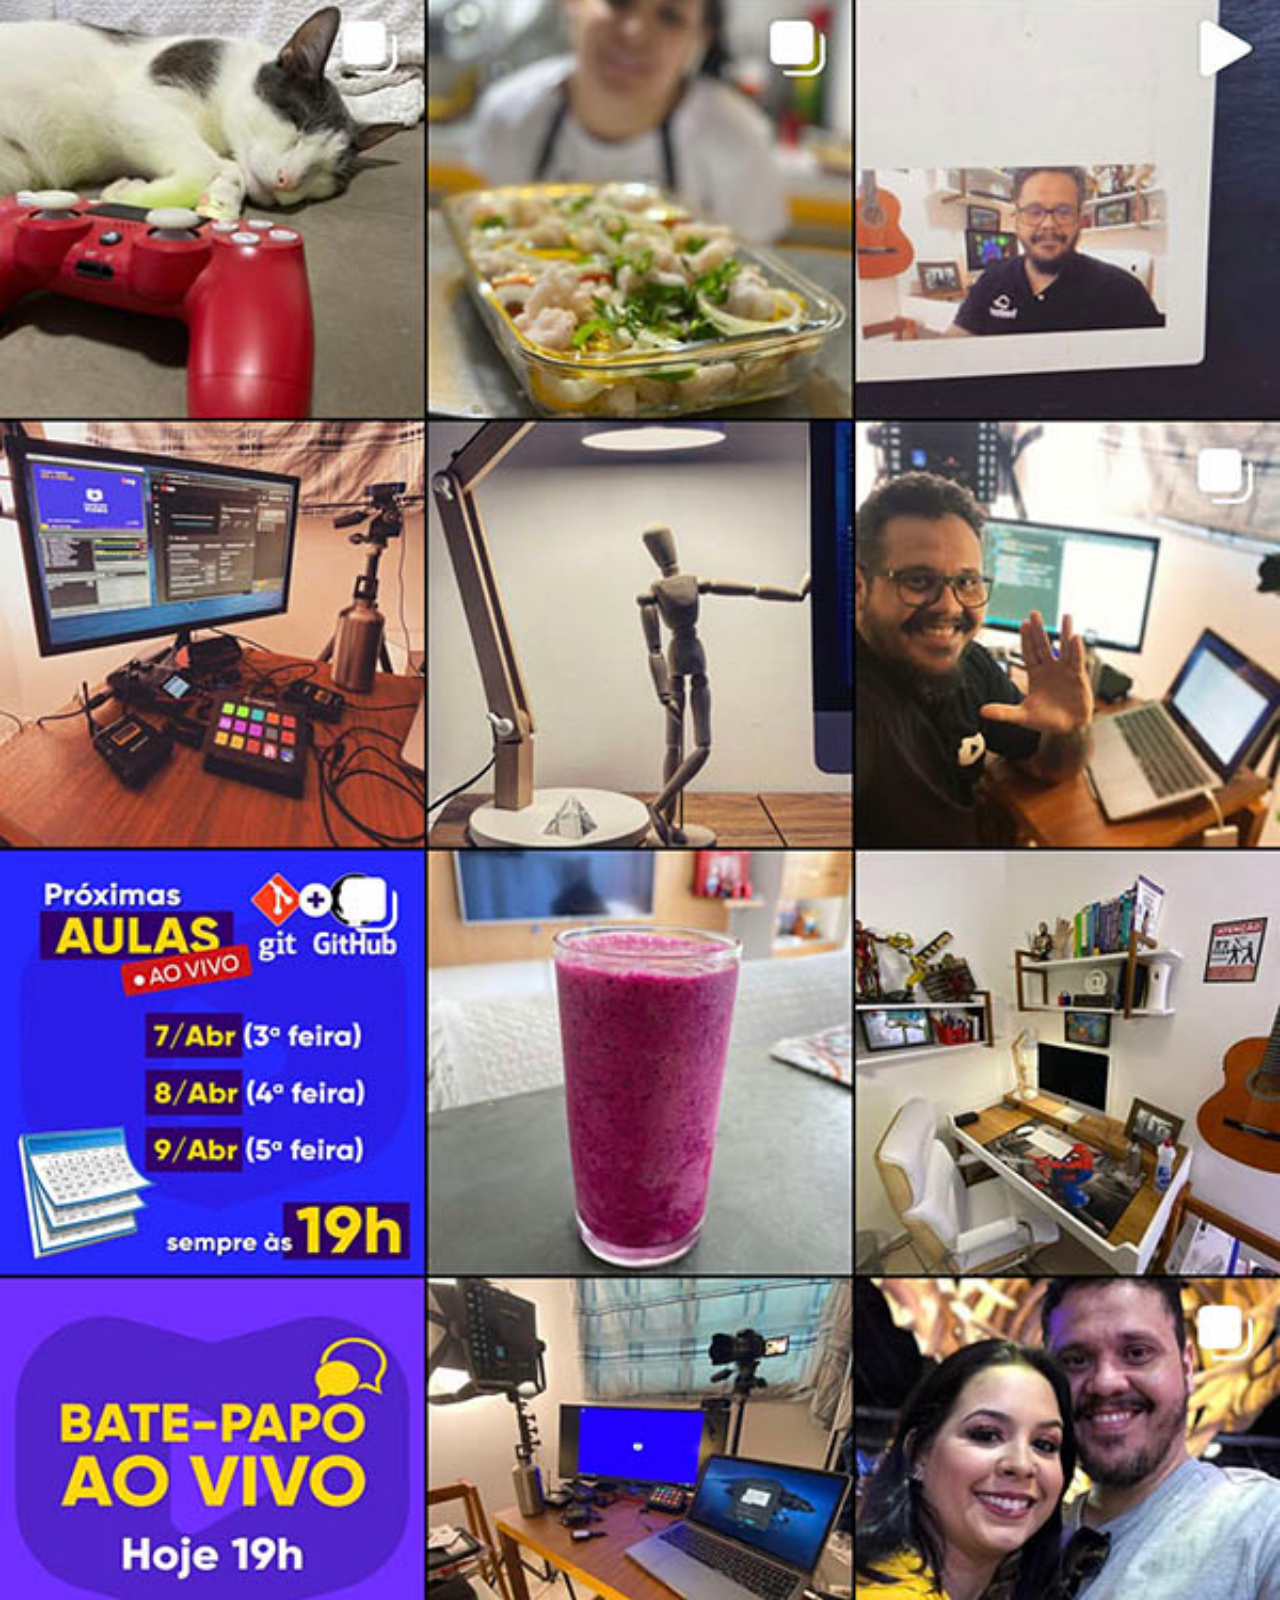
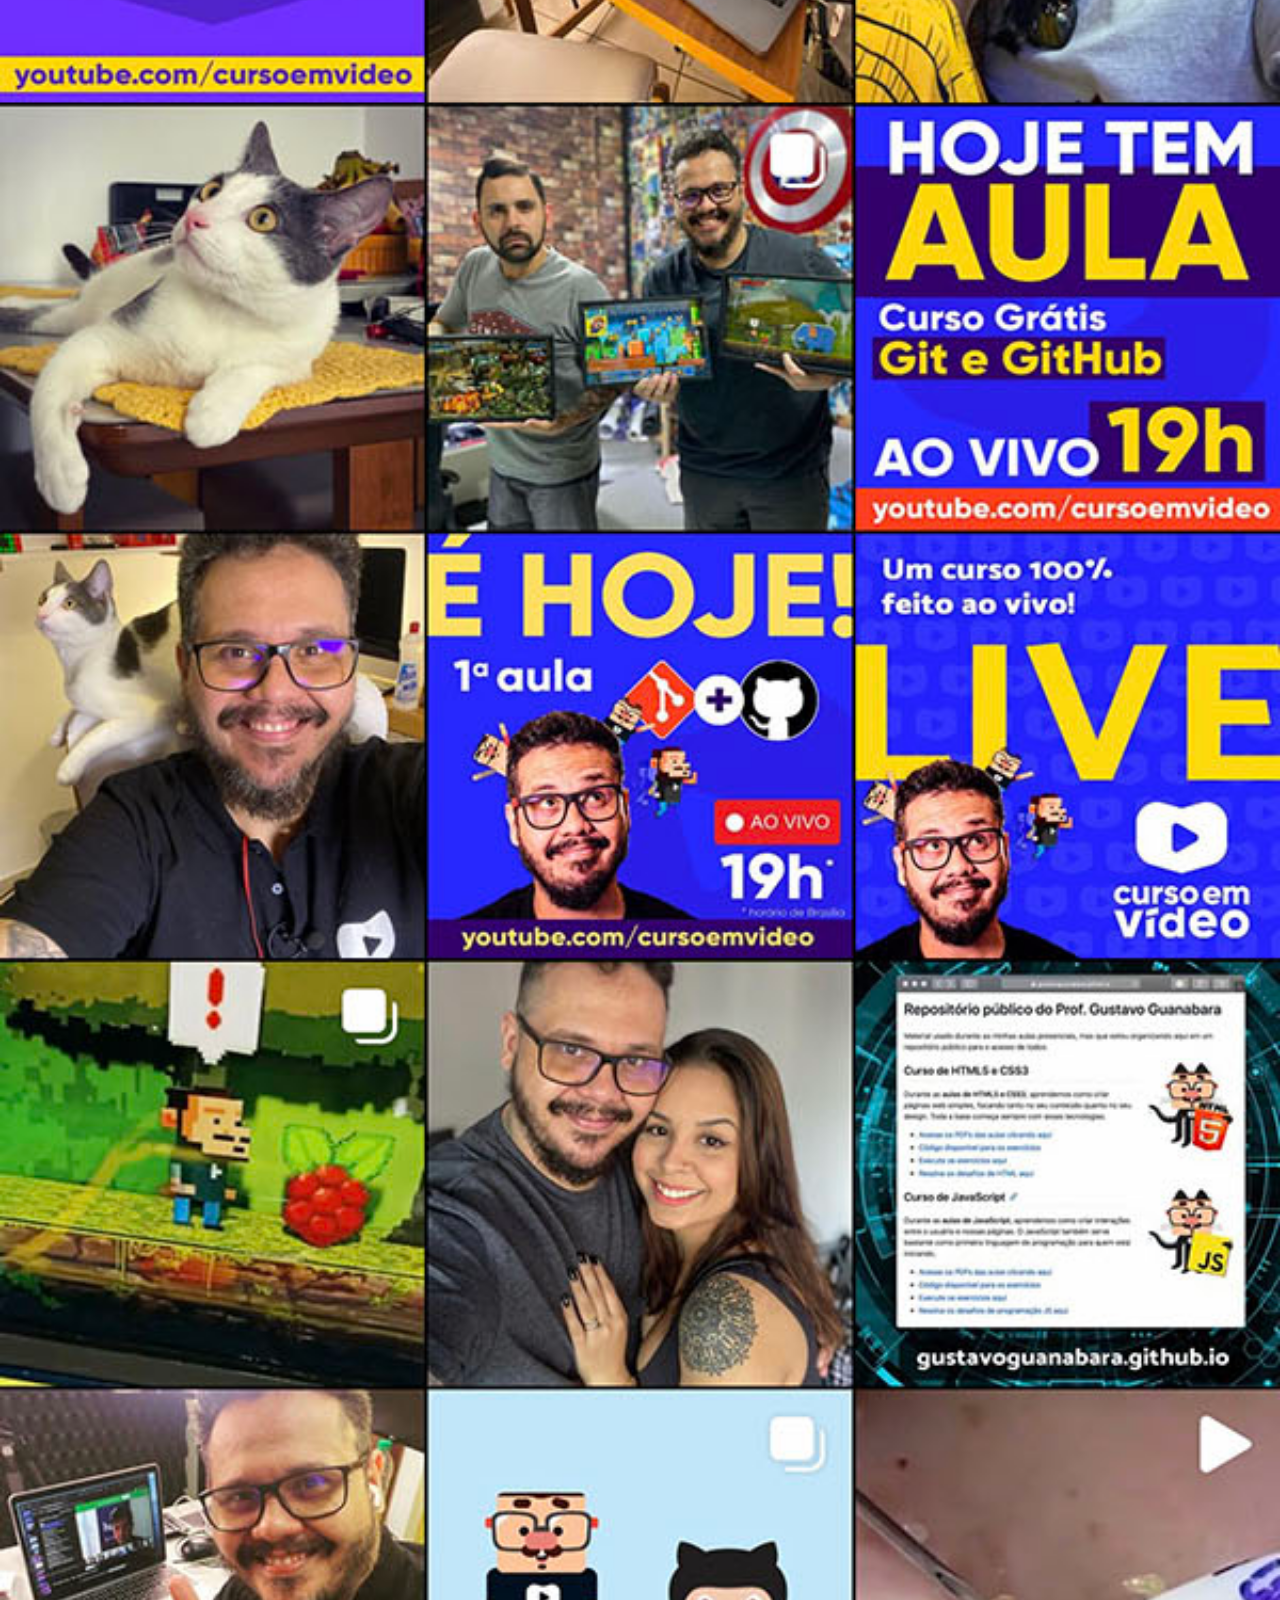
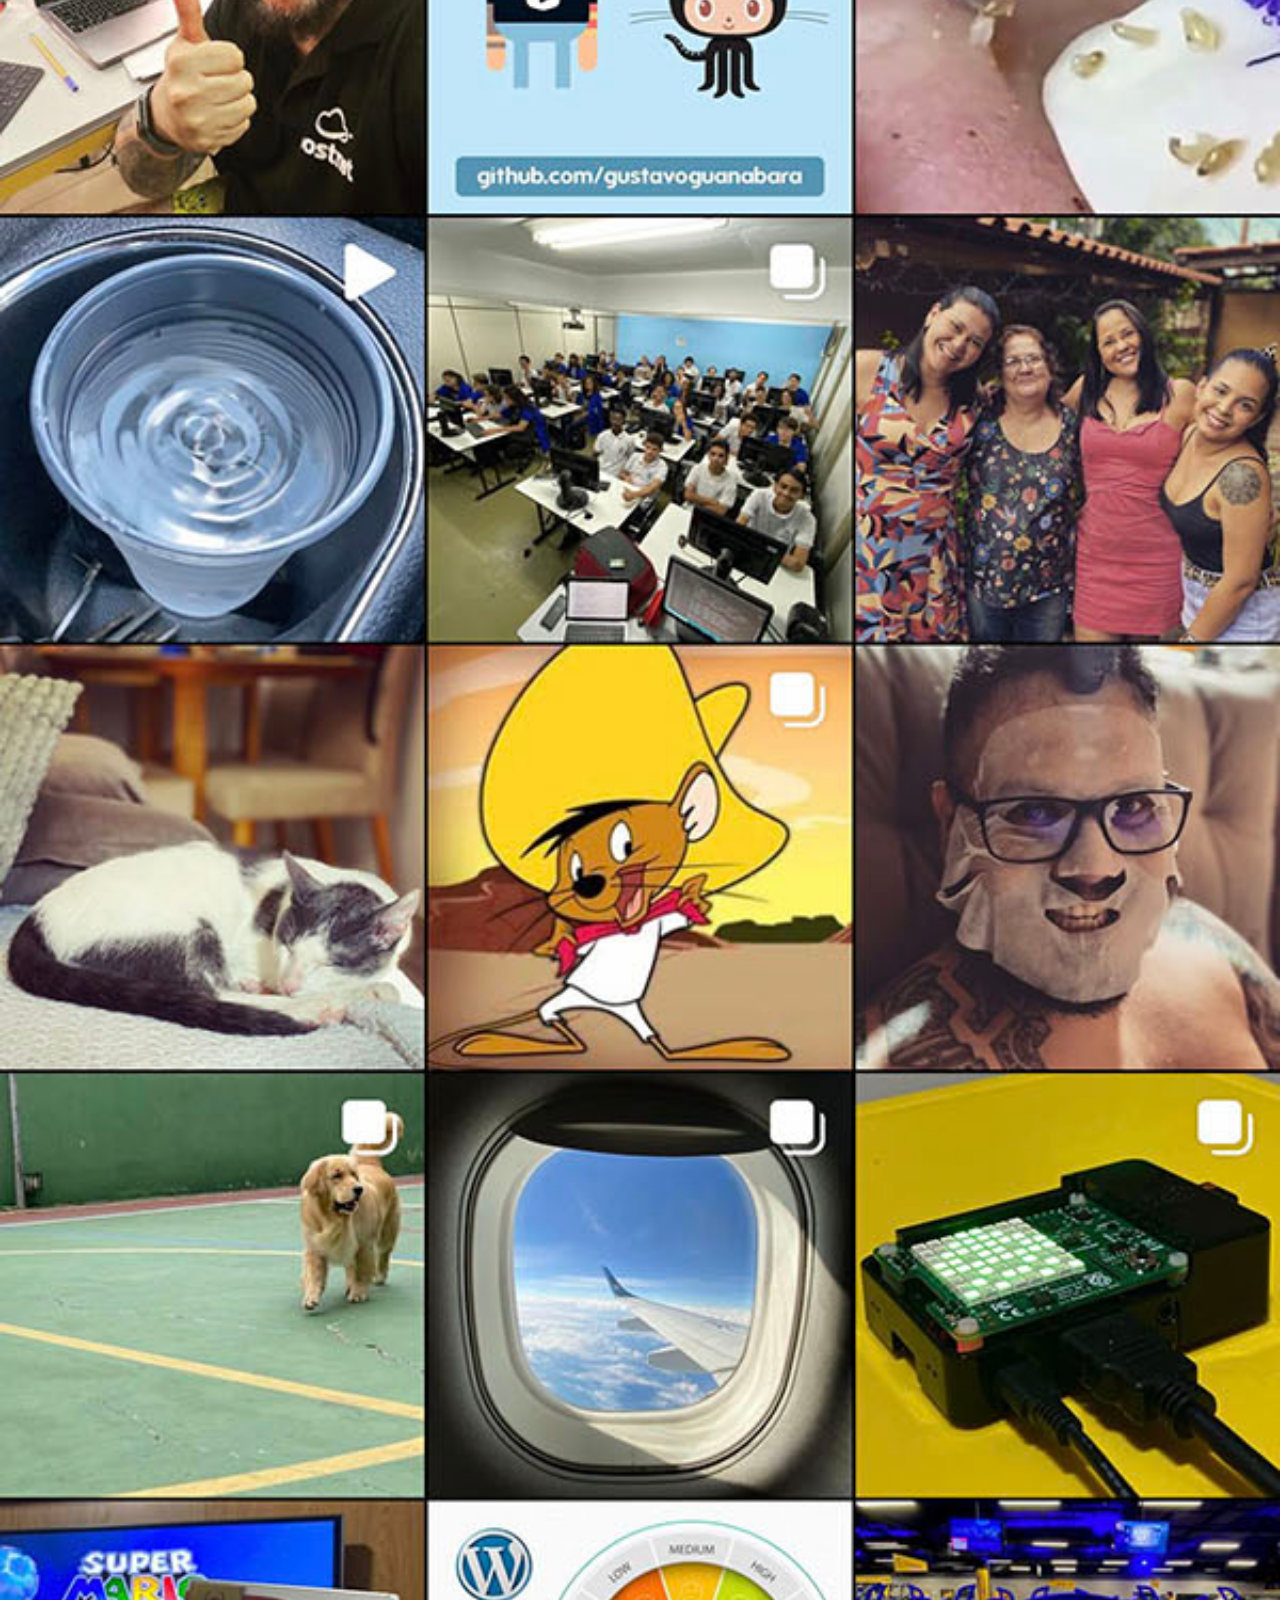
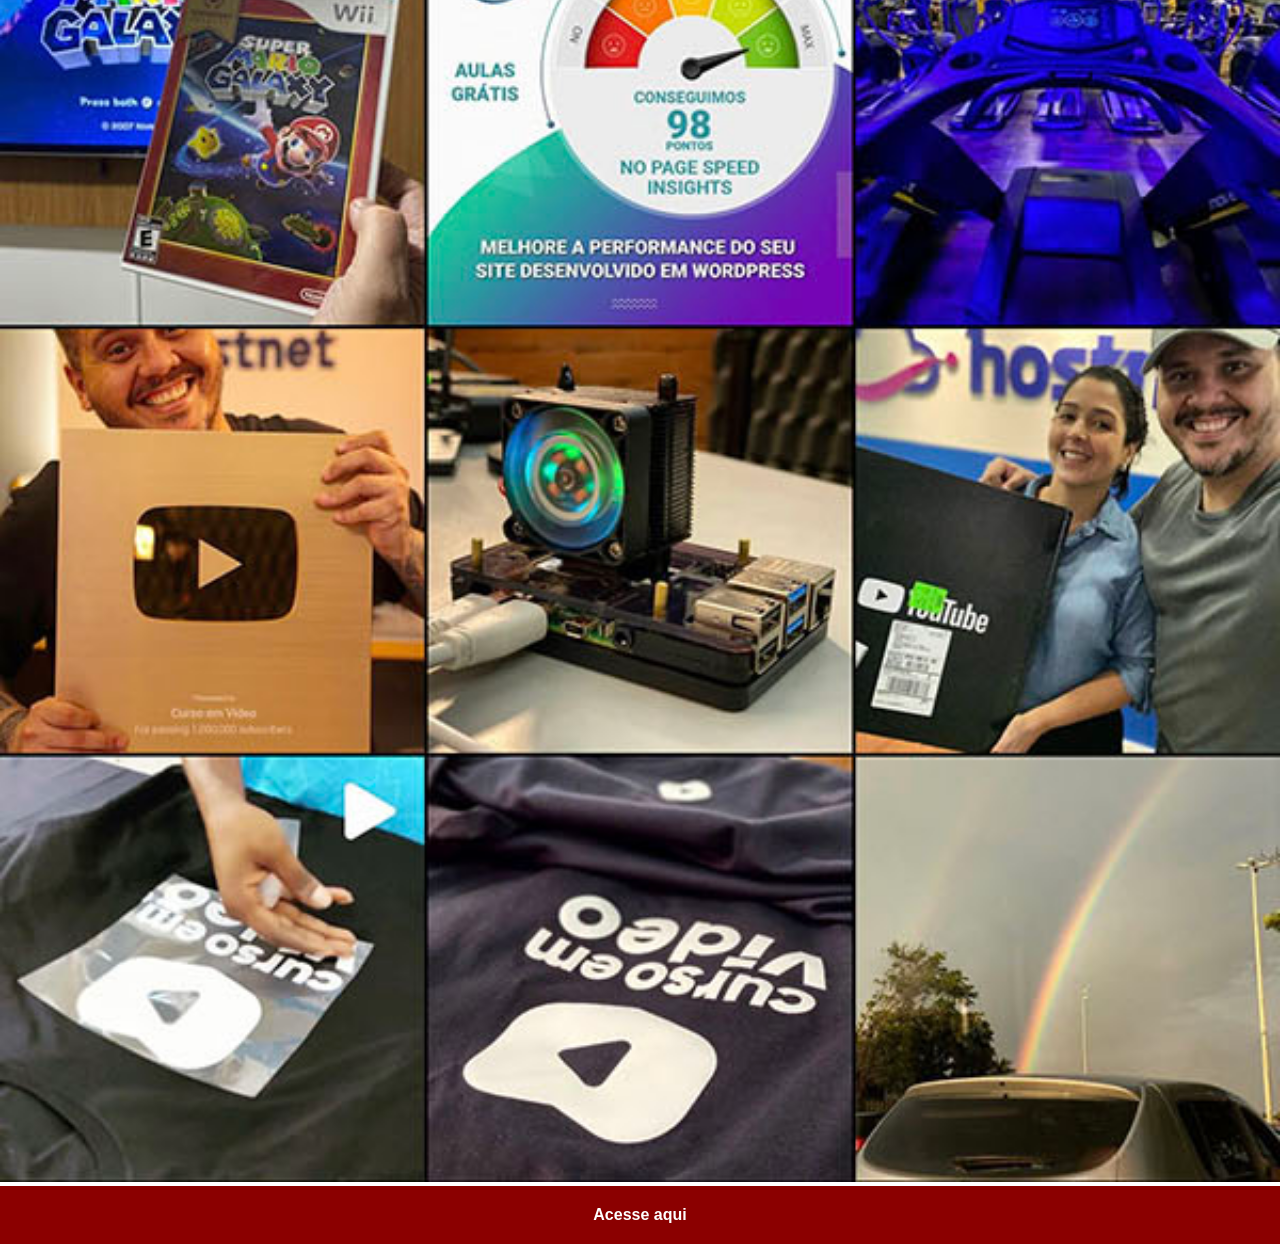
<file: instagram.html>
<!DOCTYPE html>
<html lang="pt-br">
<head>
    <meta charset="UTF-8">
    <meta name="viewport" content="width=device-width, initial-scale=1.0">
    <title>Instagram</title>
    <link rel="stylesheet" href="estilo/social.css">
</head>
<body>
    <img src="imagens/tela-instagram.jpg" alt="">
    <a href="https://www.instagram.com/gustavoguanabara/" target="_blank">Acesse aqui</a>
</body>
</html>
</file>
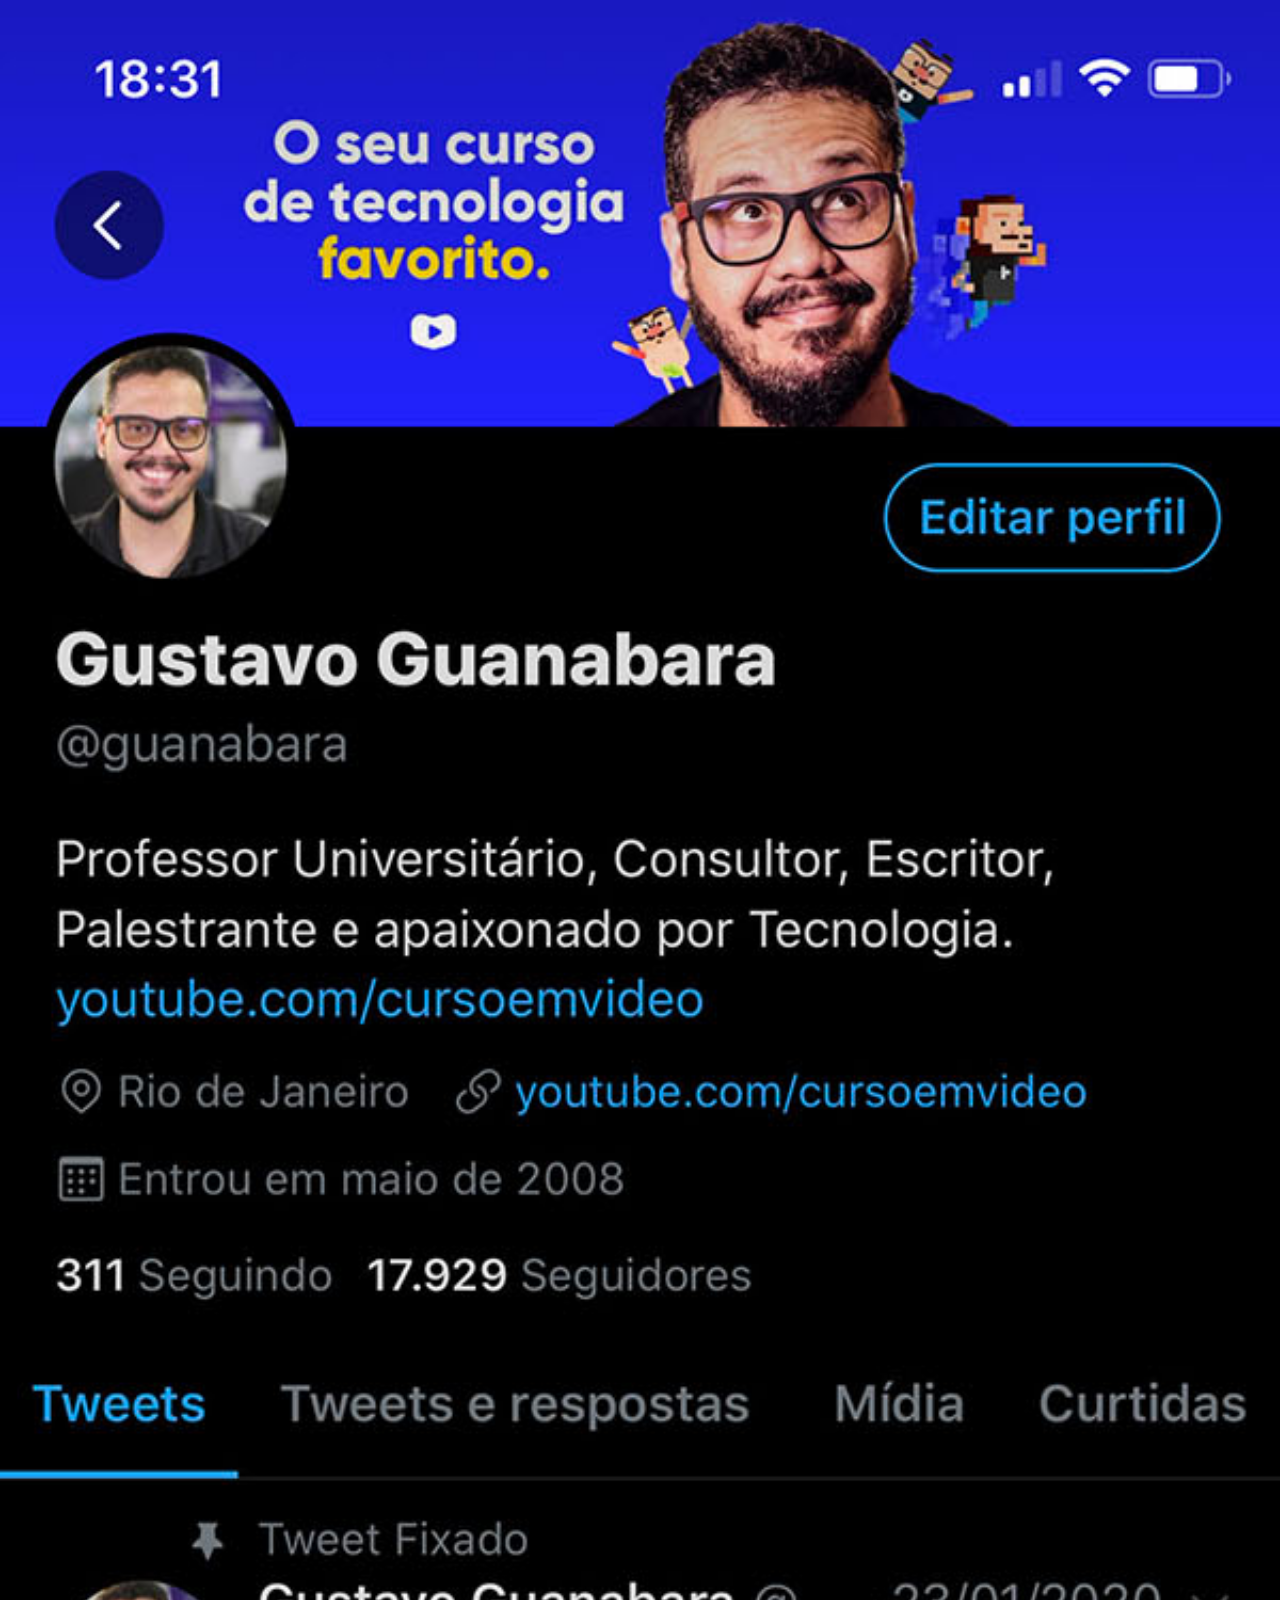
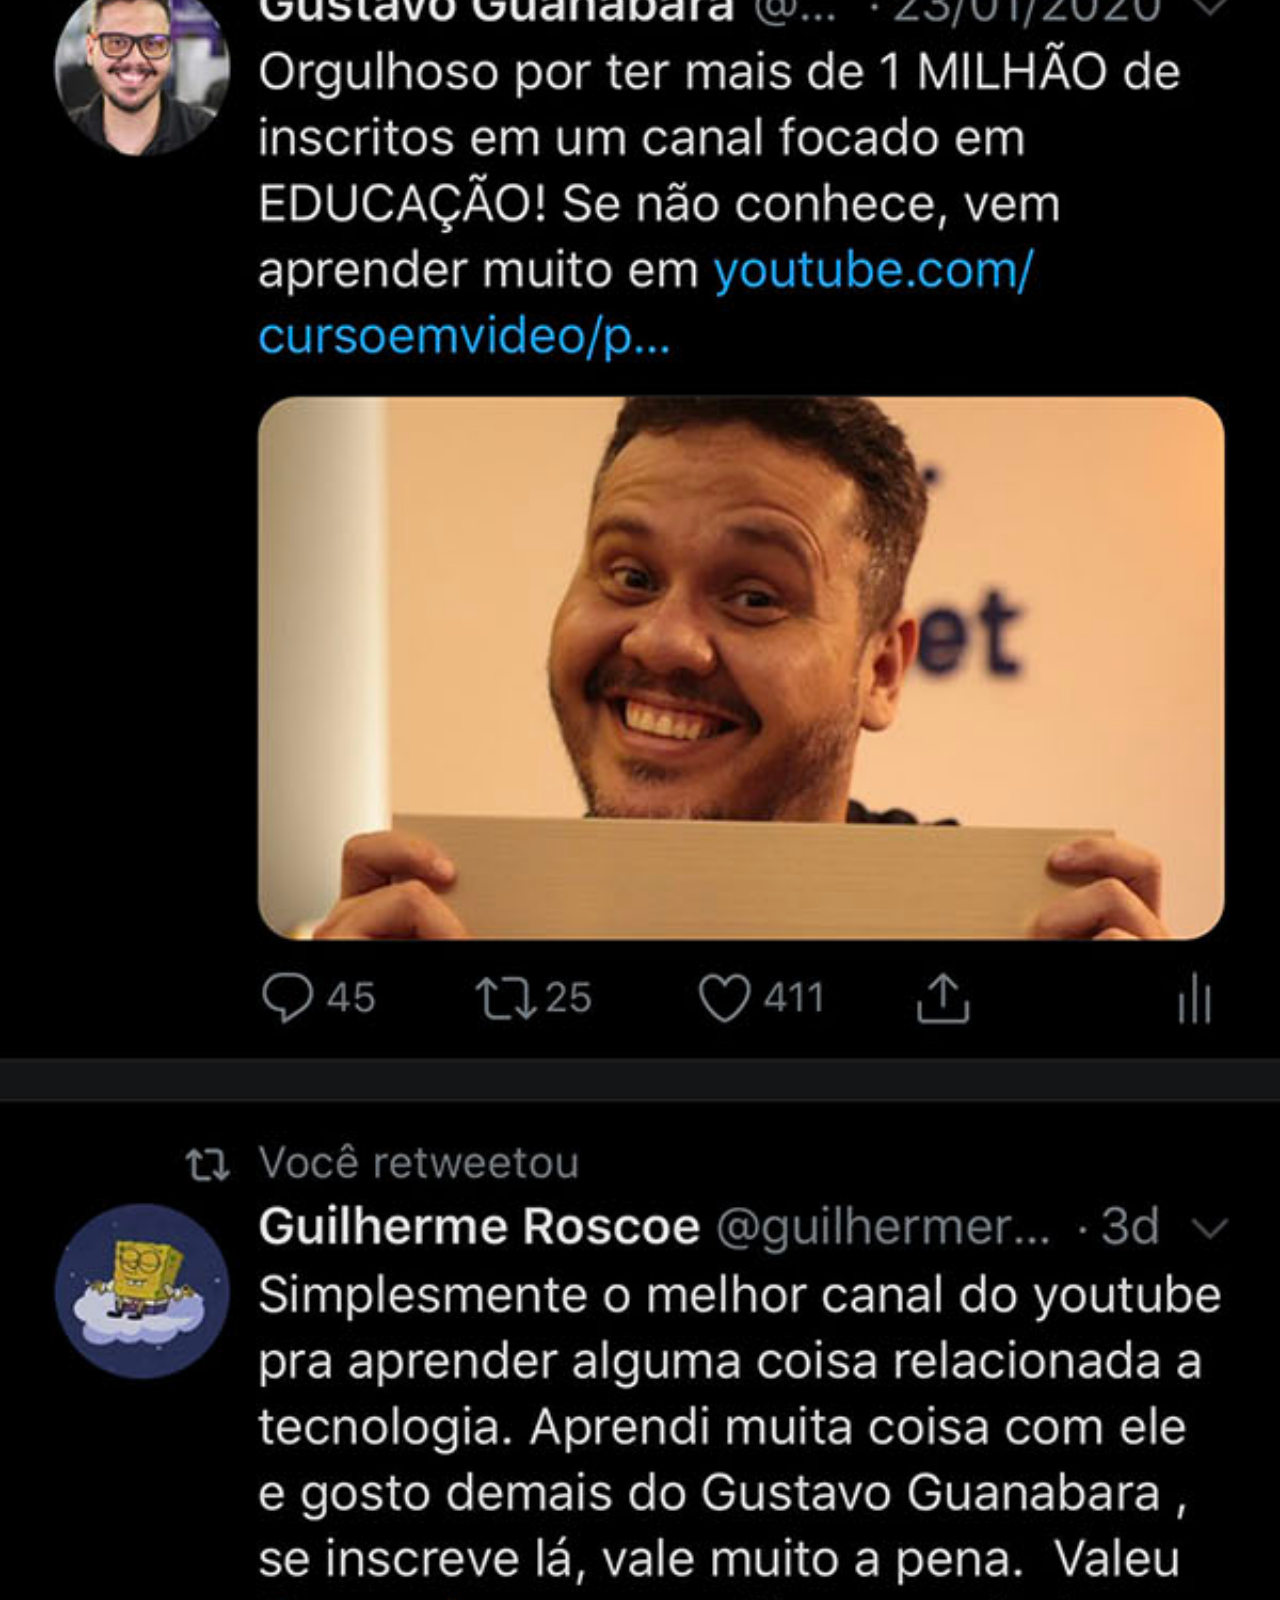
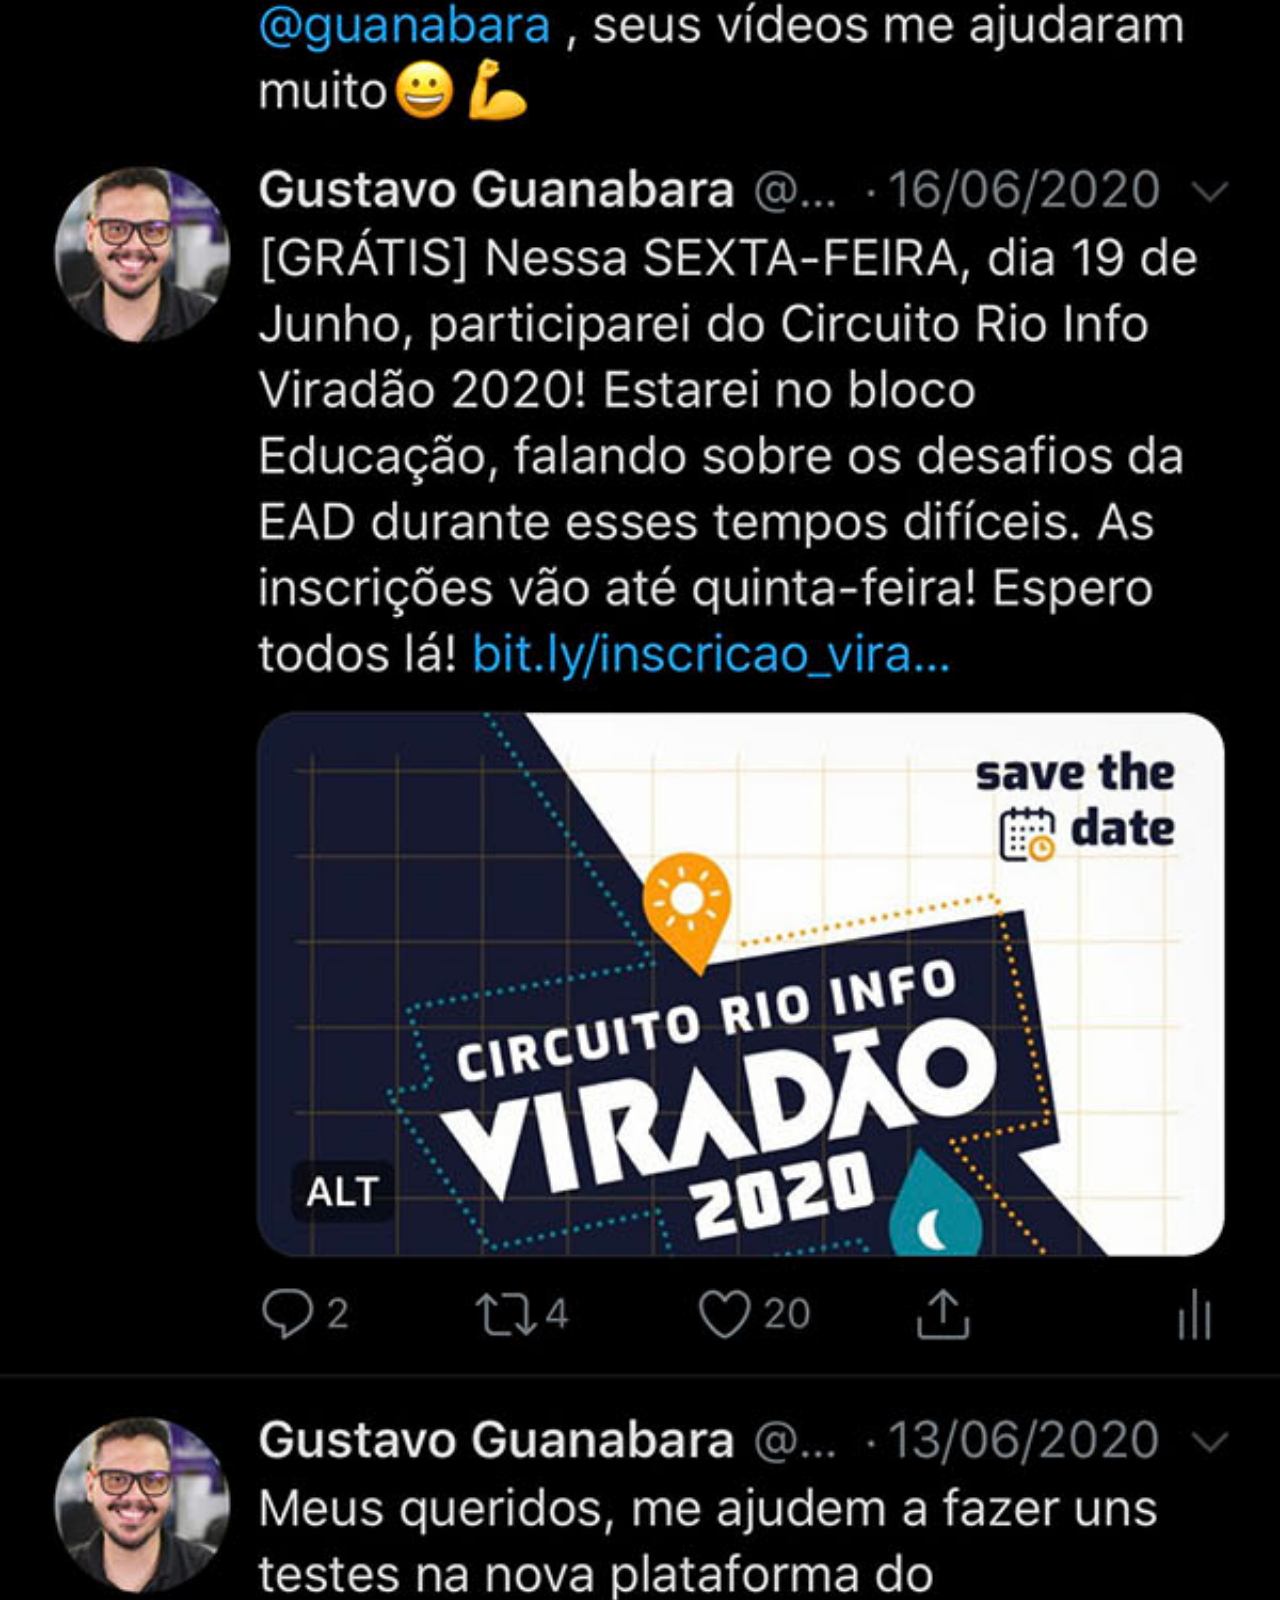
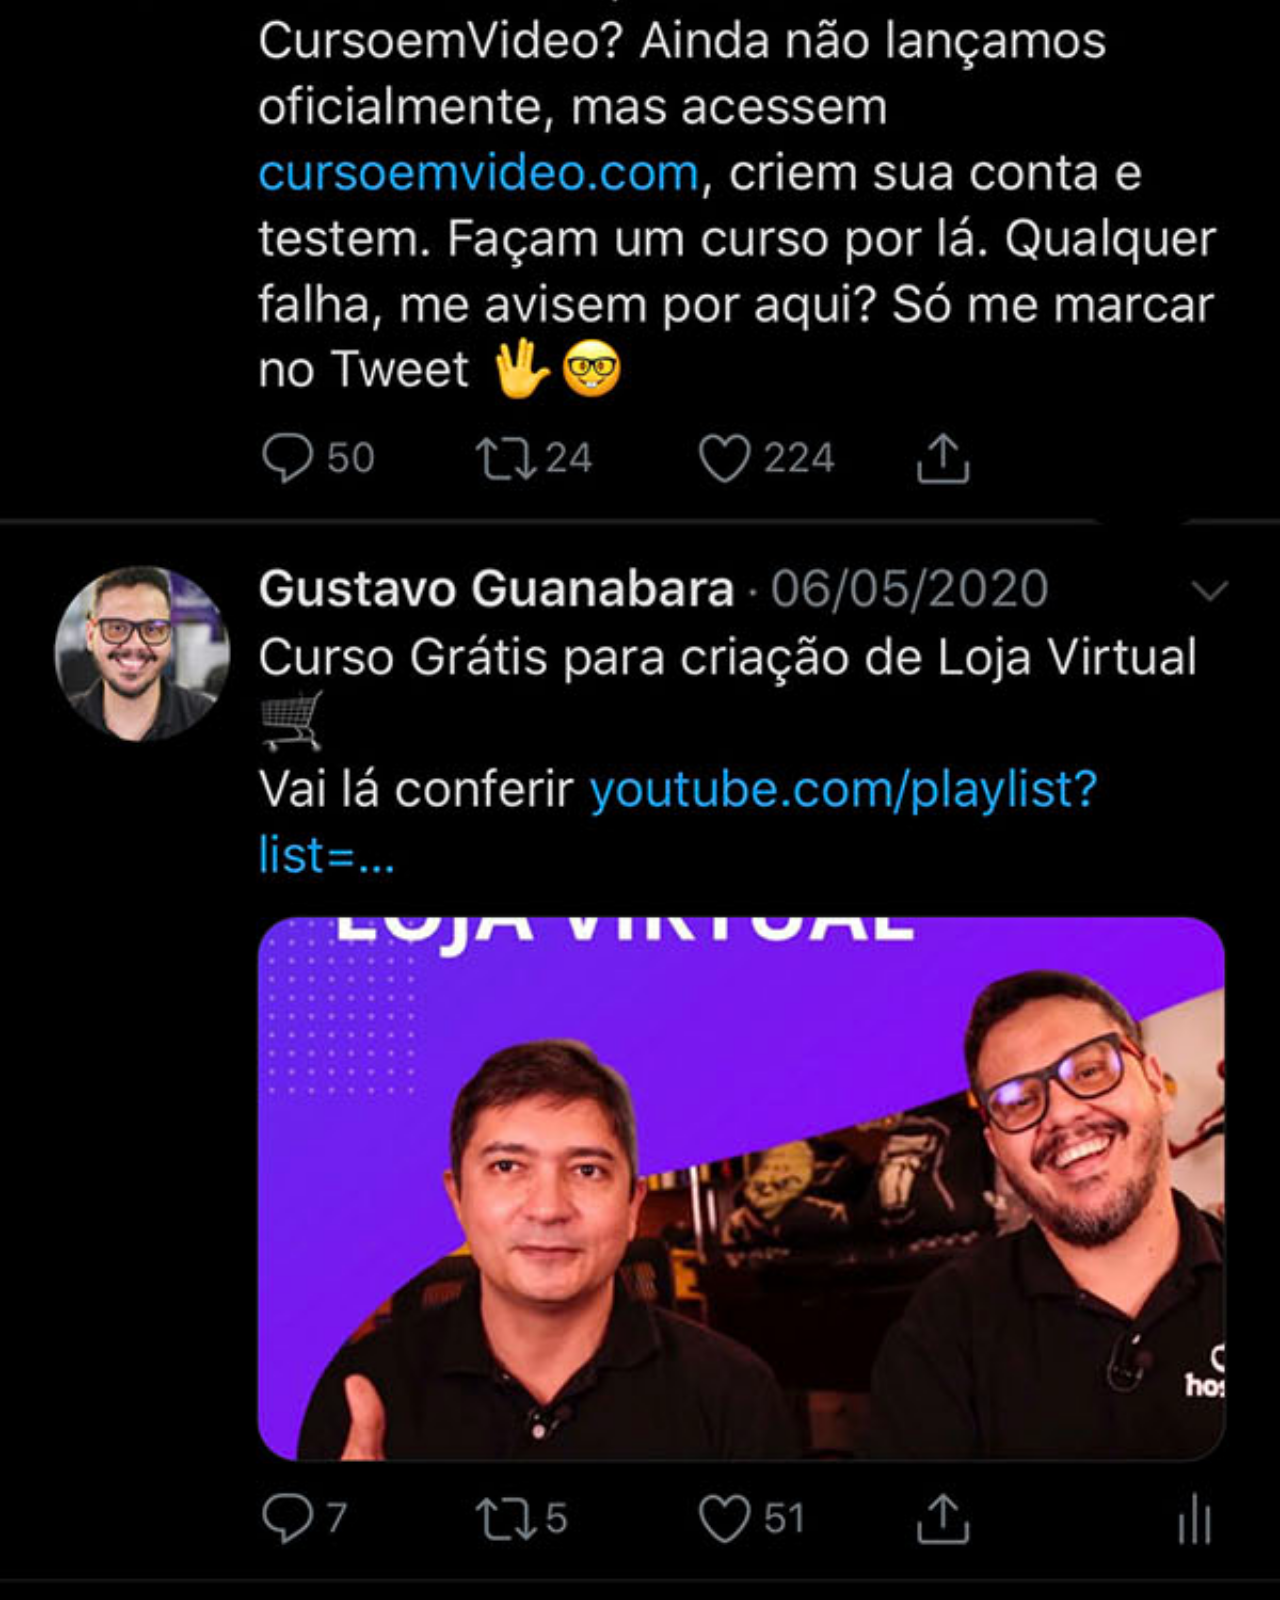
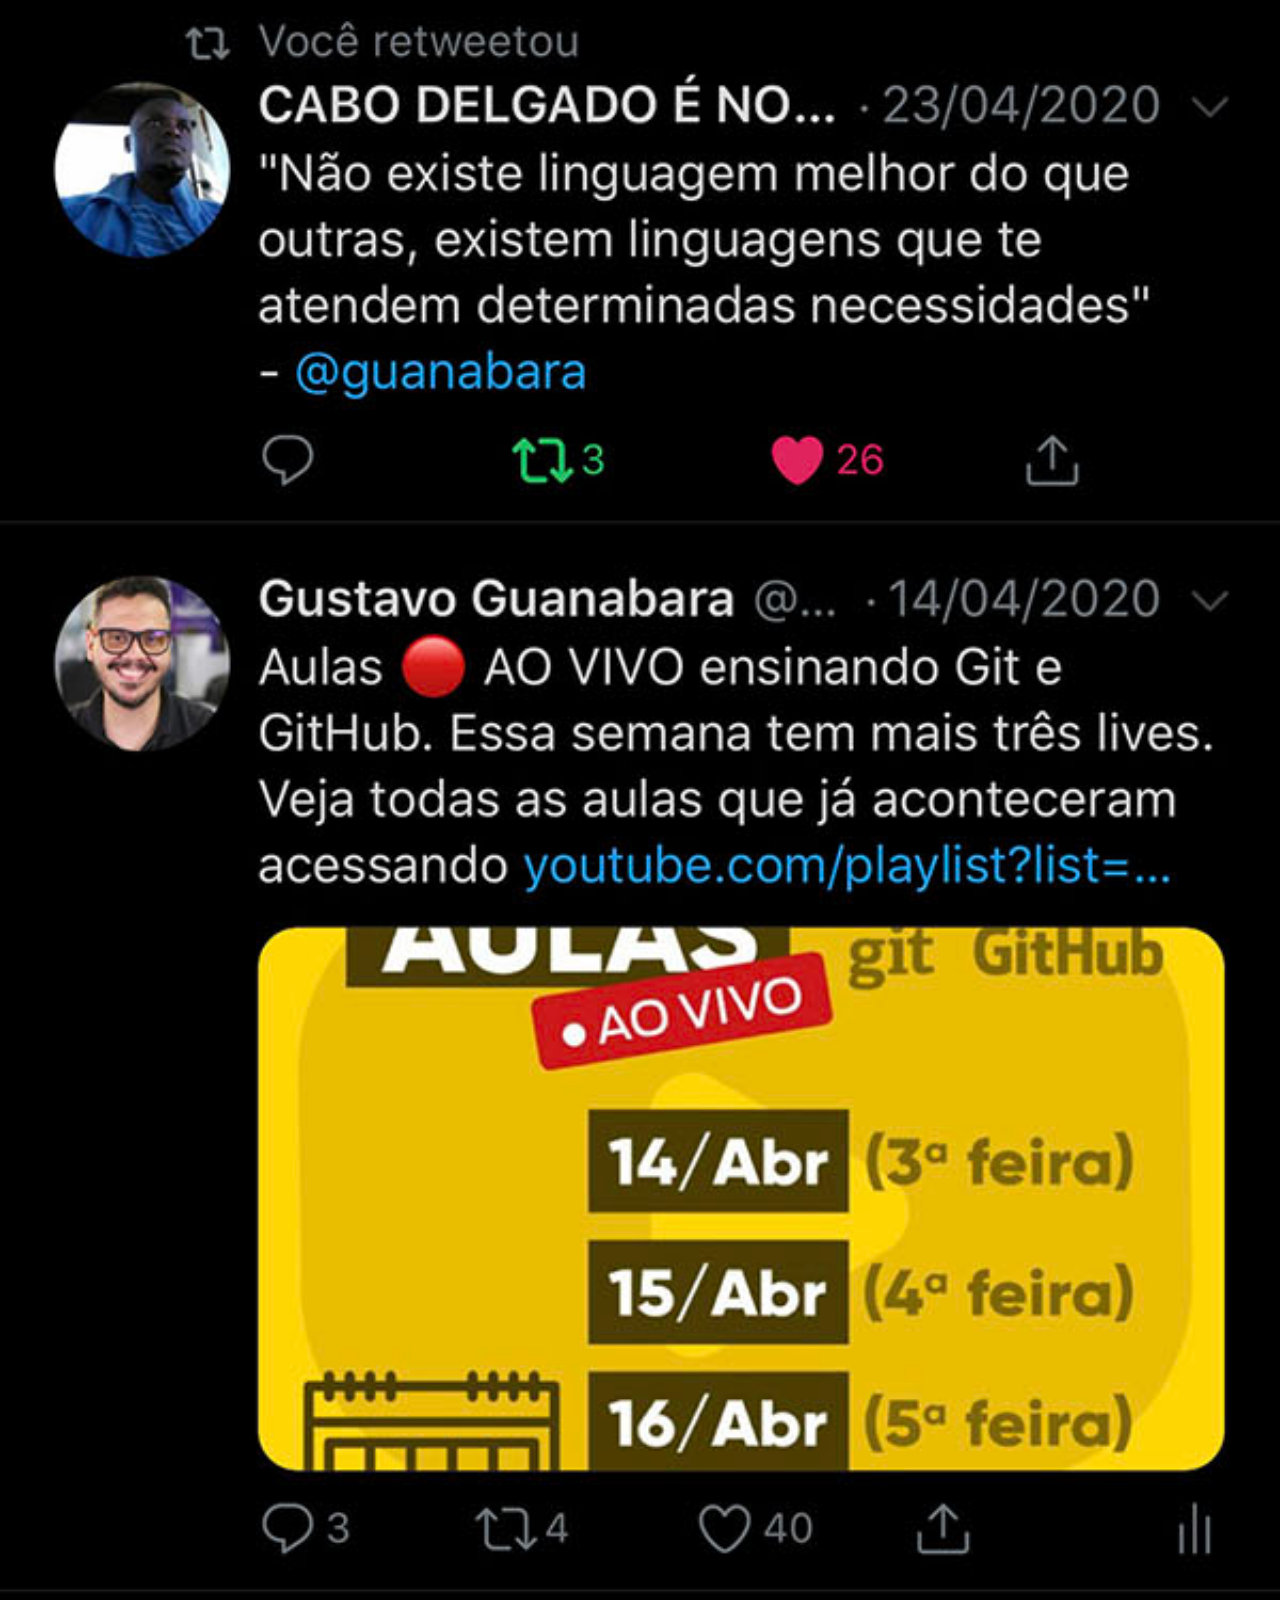
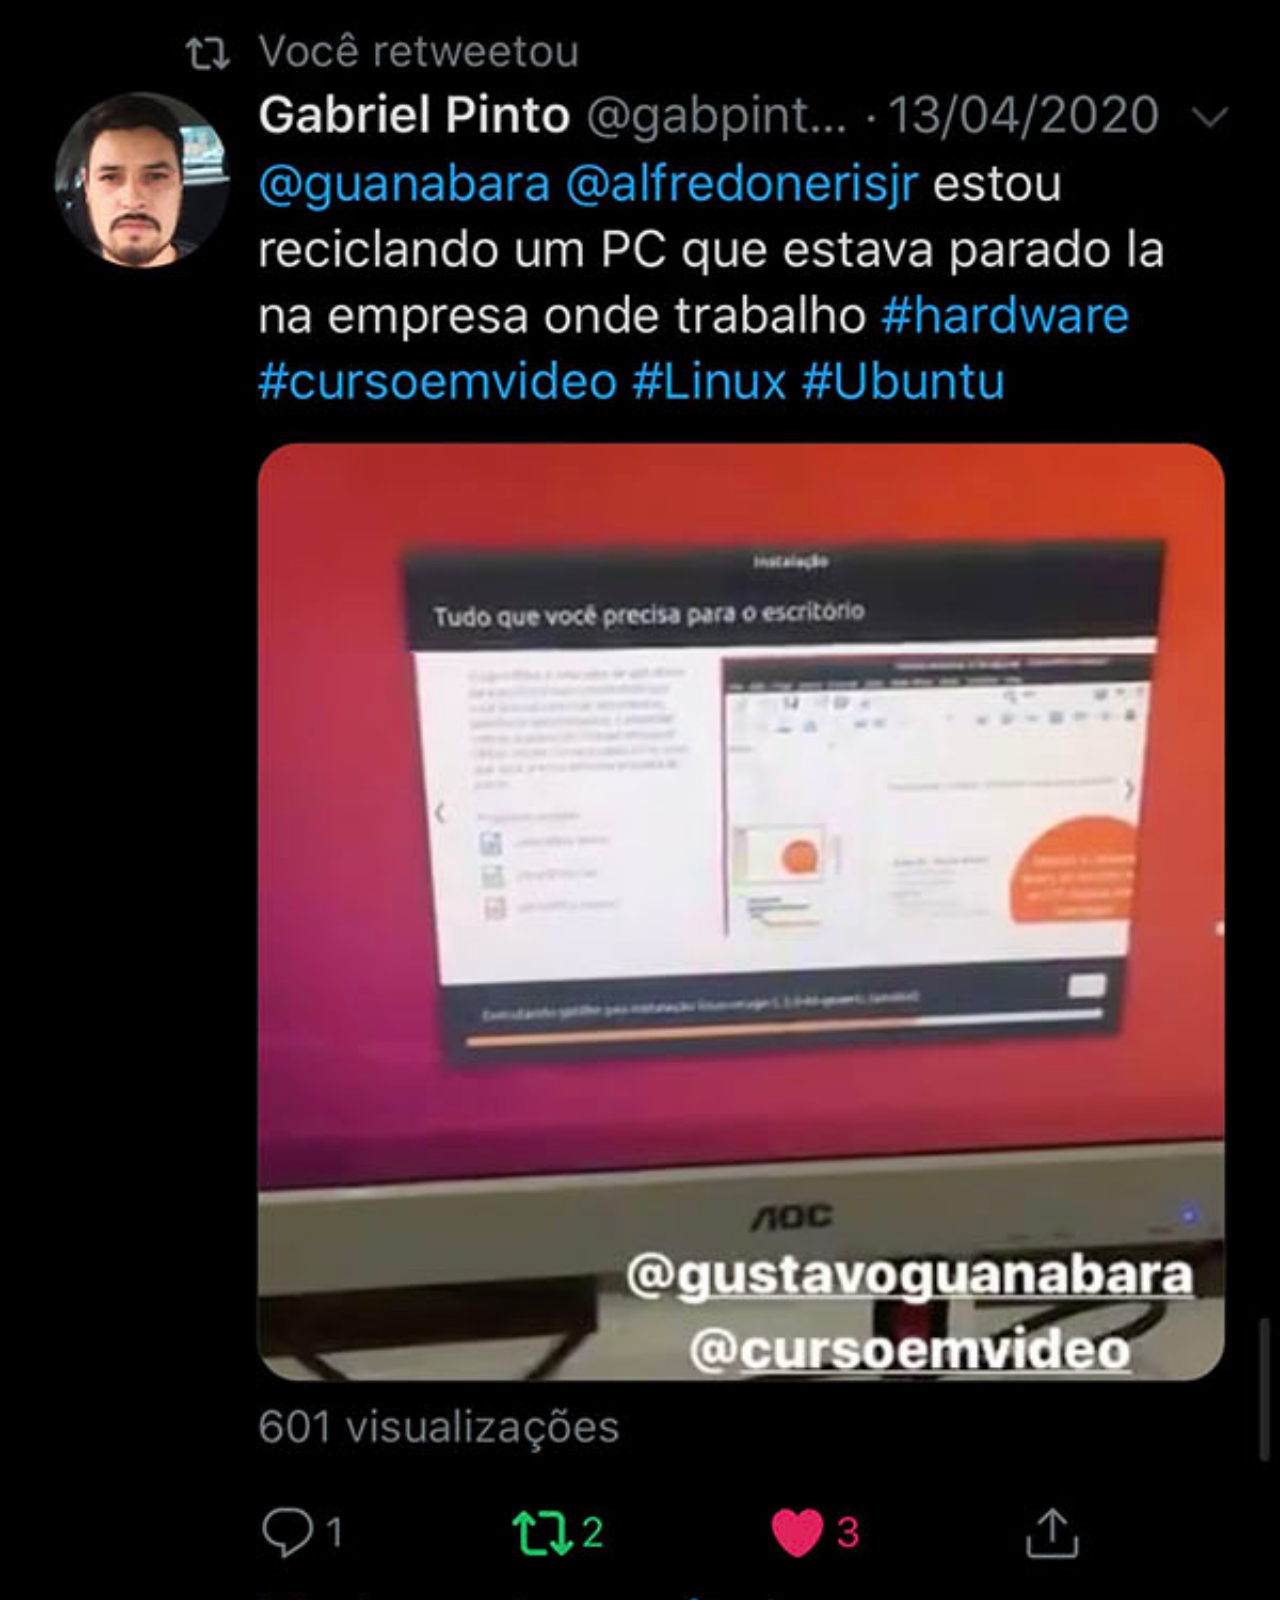
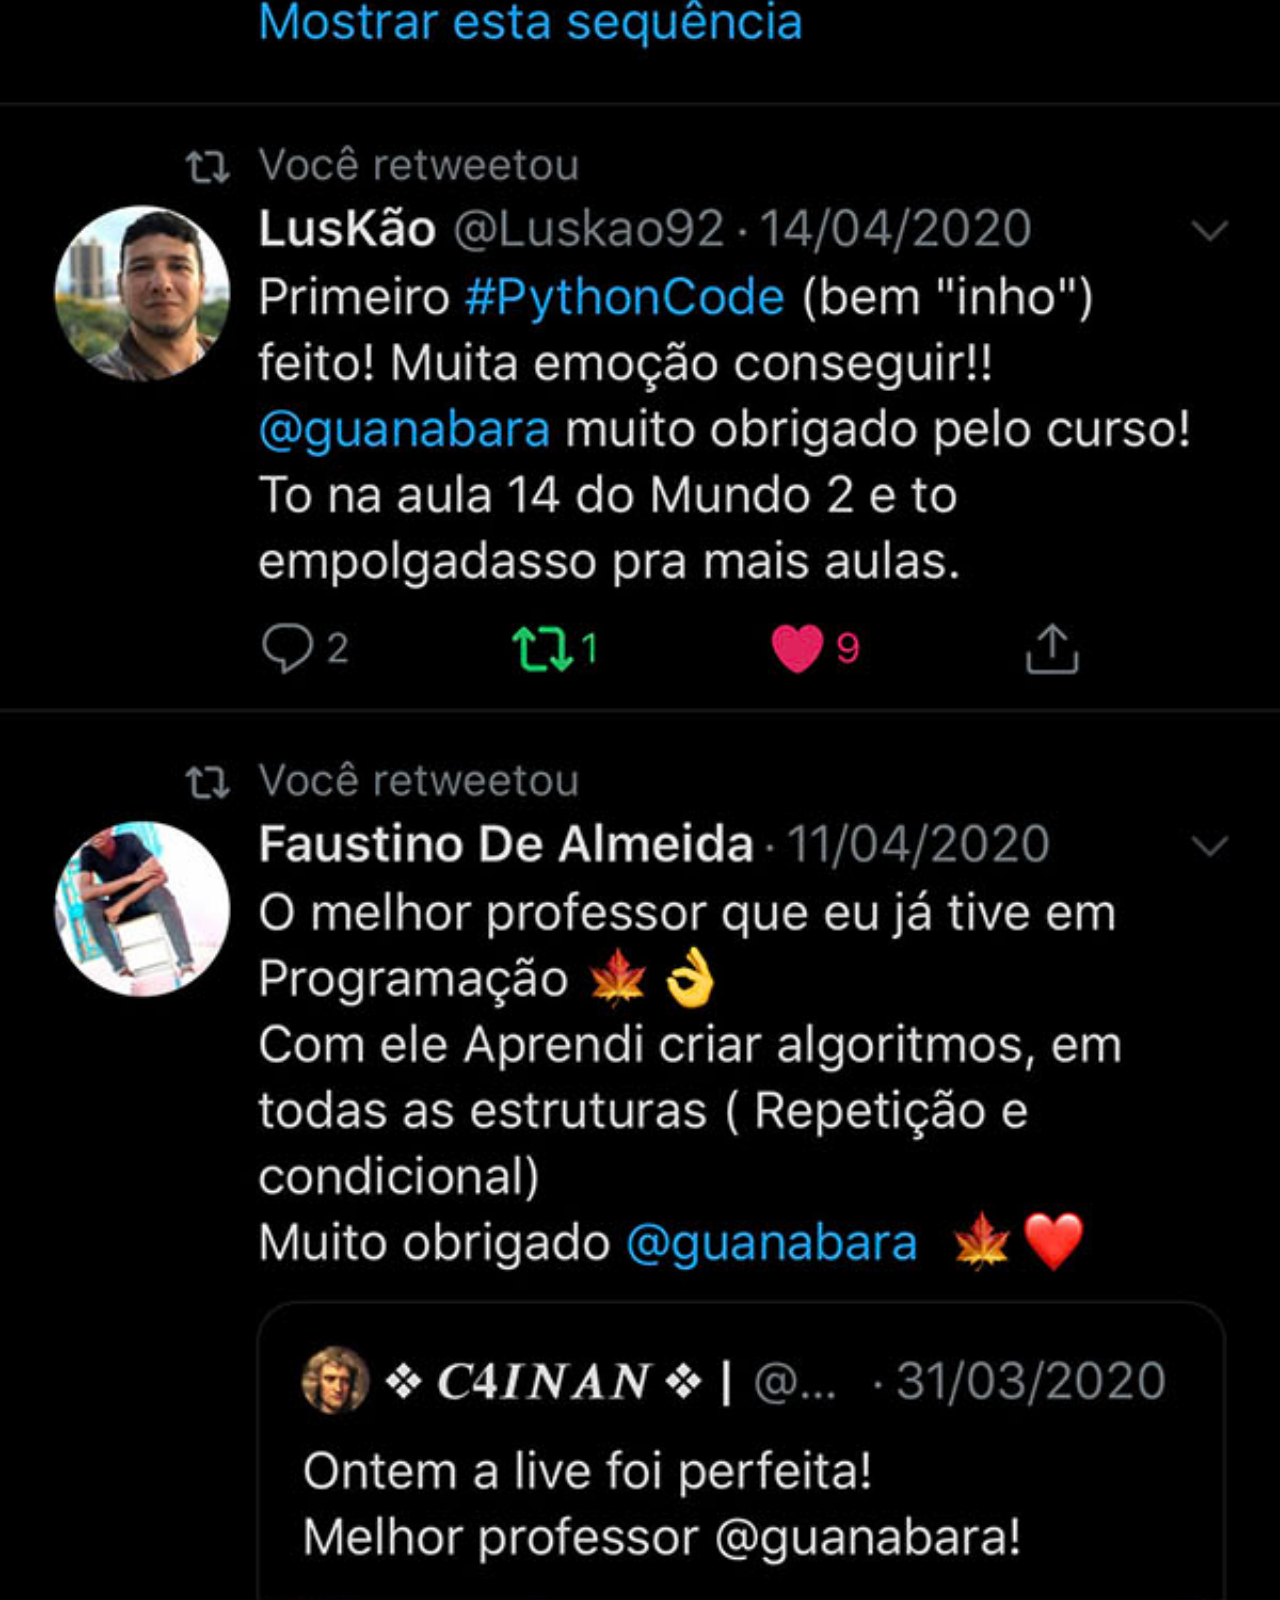
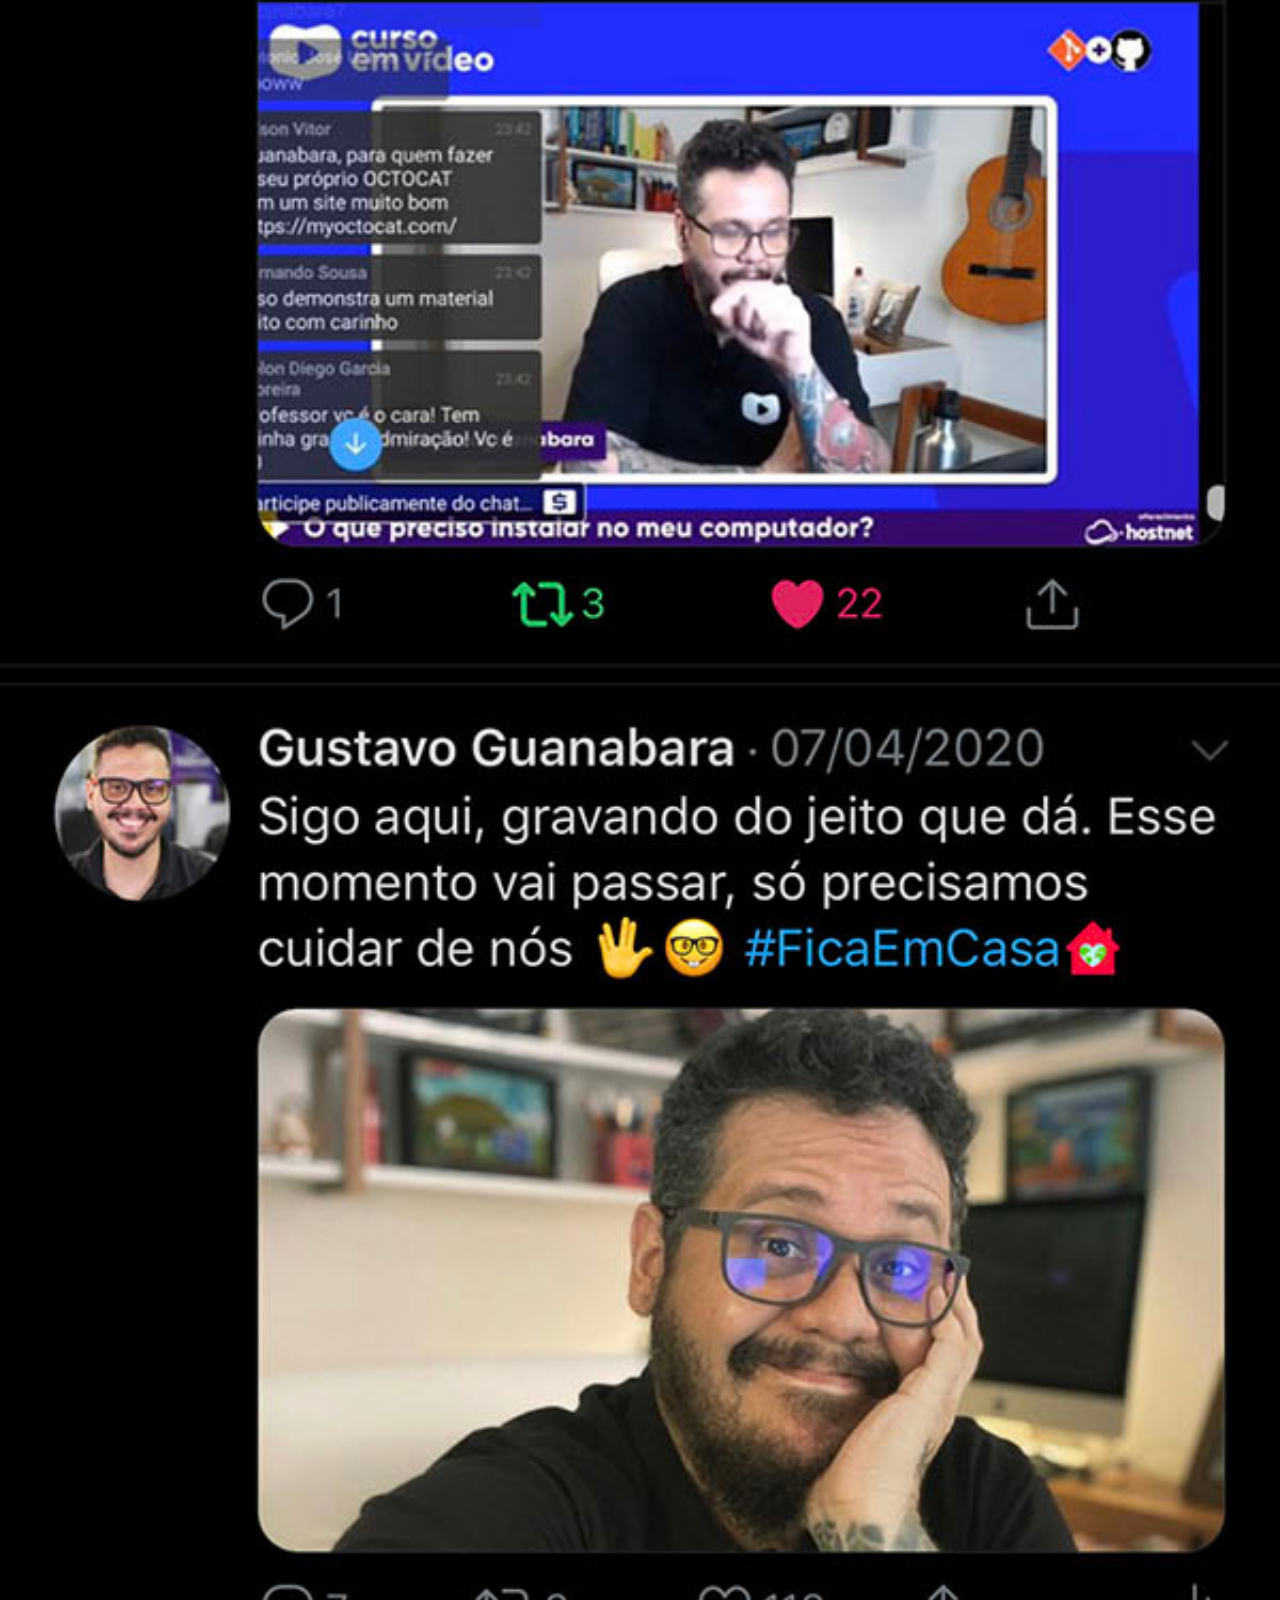
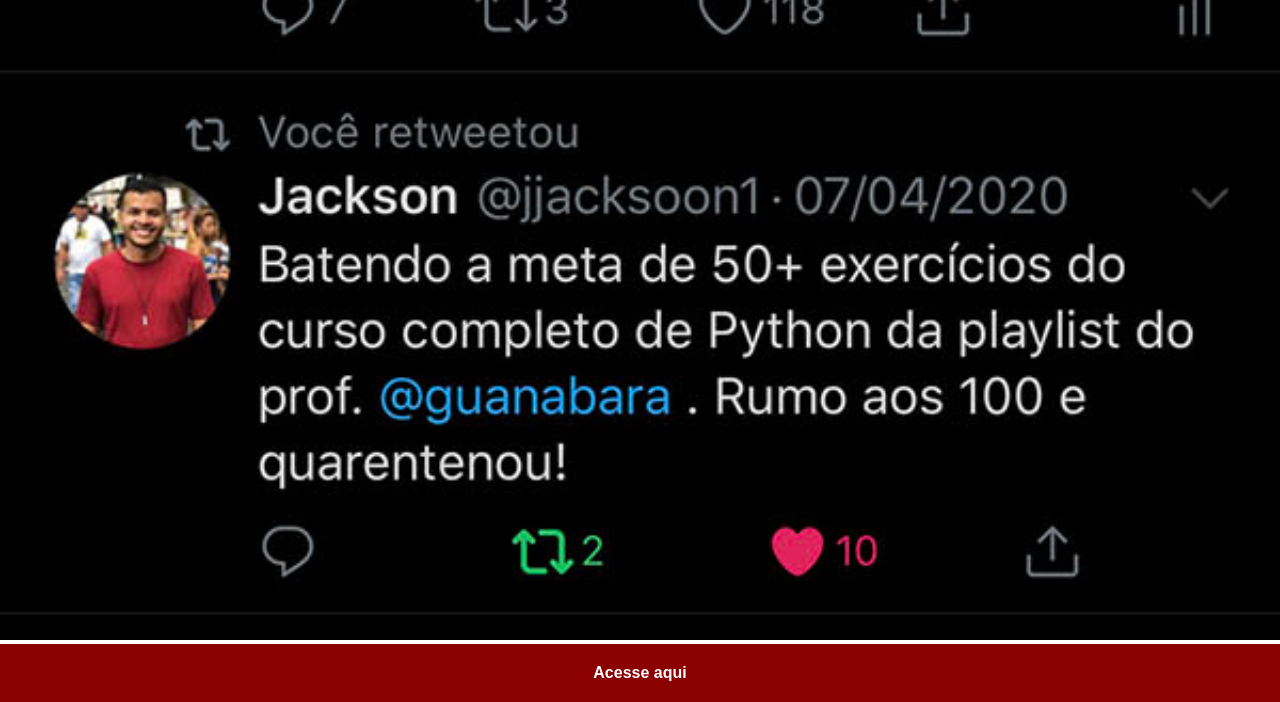
<file: twitter.html>
<!DOCTYPE html>
<html lang="pt-br">
<head>
    <meta charset="UTF-8">
    <meta name="viewport" content="width=device-width, initial-scale=1.0">
    <title>Twitter</title>
    <link rel="stylesheet" href="estilo/social.css">
</head>
<body>
    <img src="imagens/tela-twitter.jpg" alt="">
    <a href="https://x.com/guanabara" target="_blank">Acesse aqui</a>
</body>
</html>
</file>
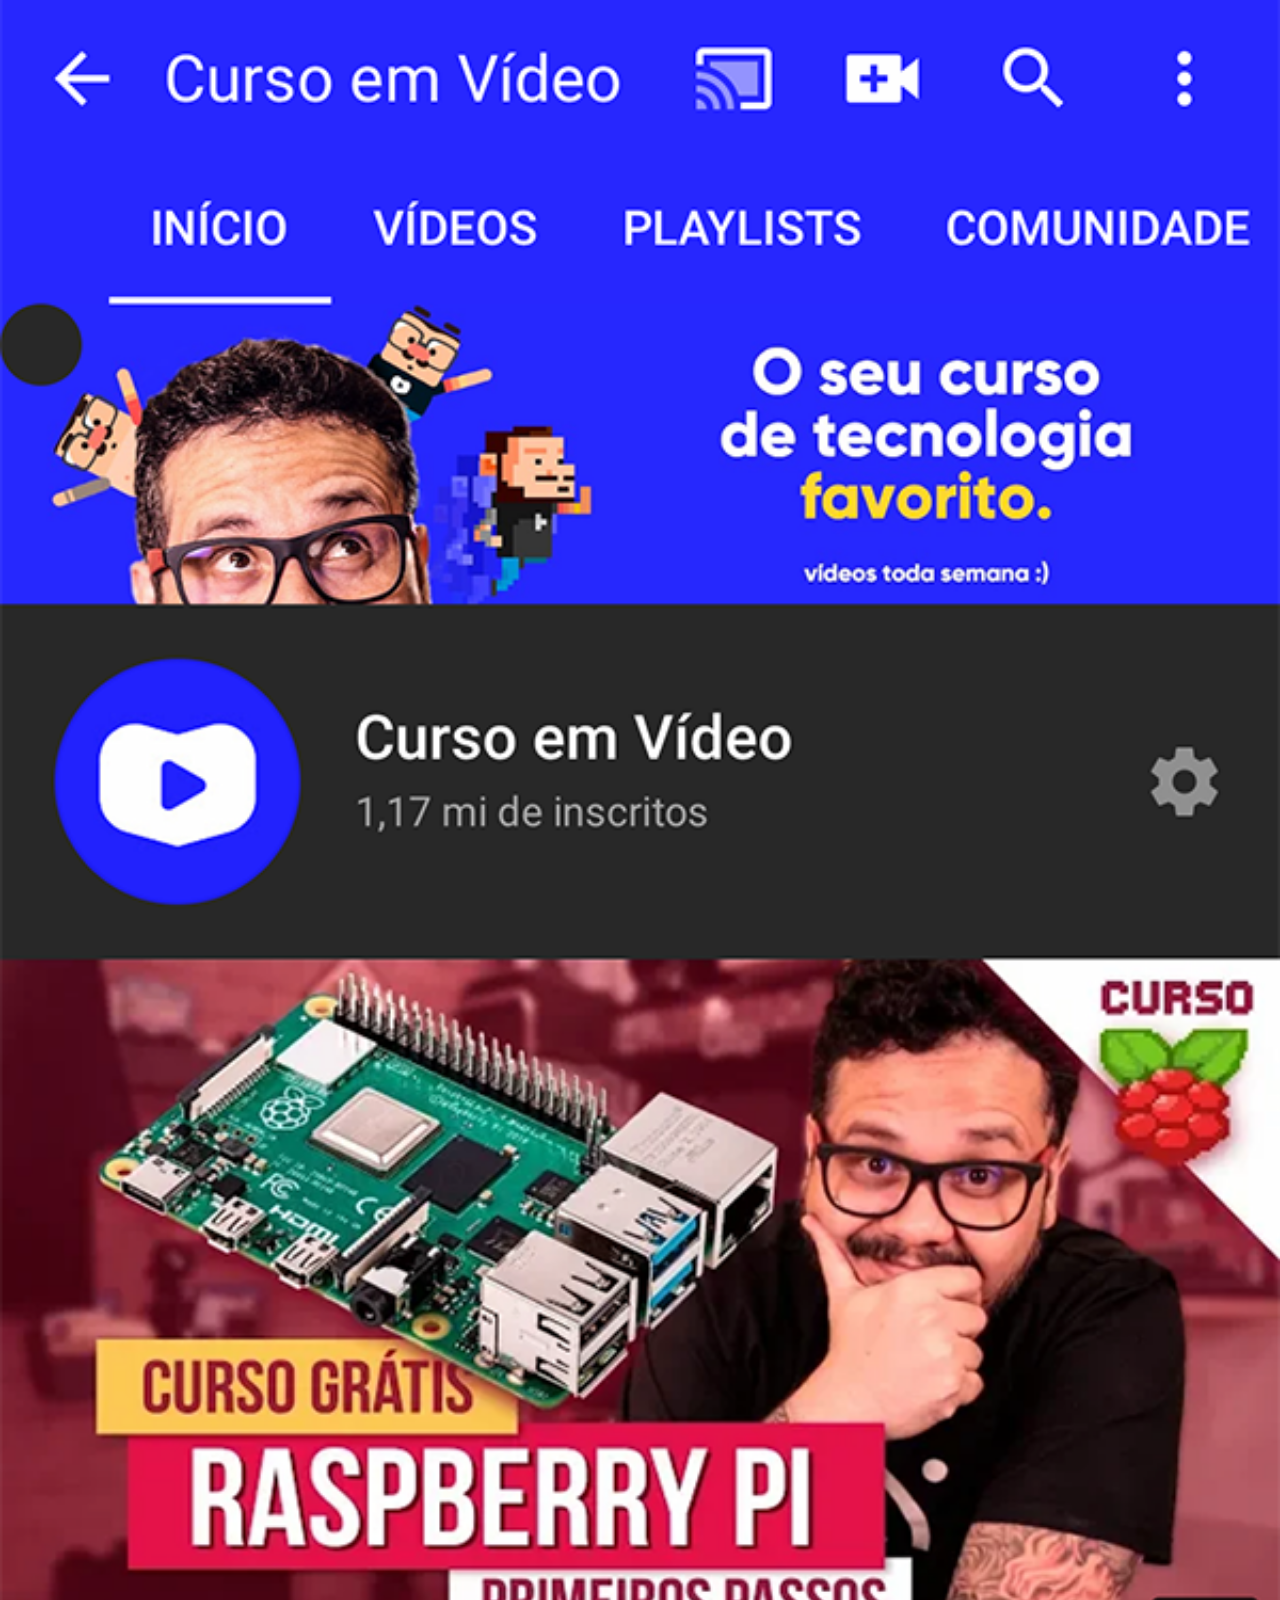
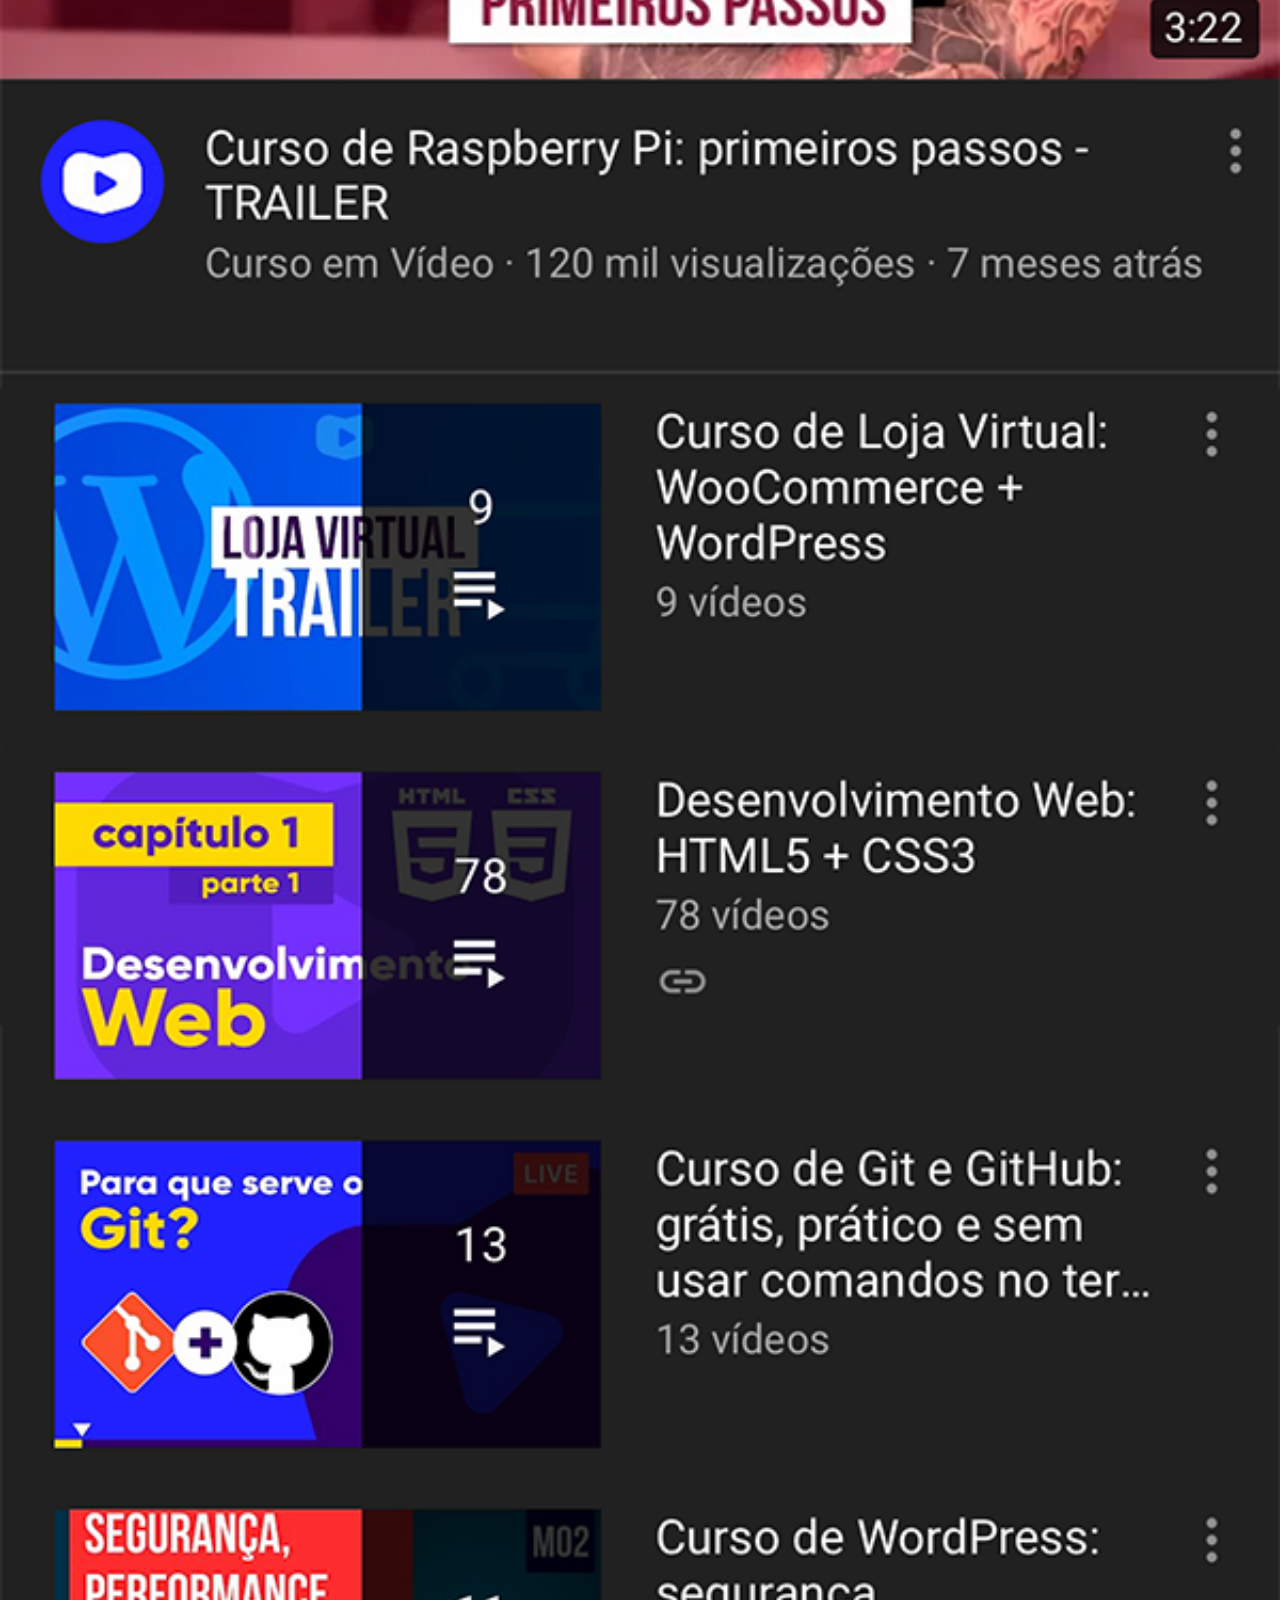
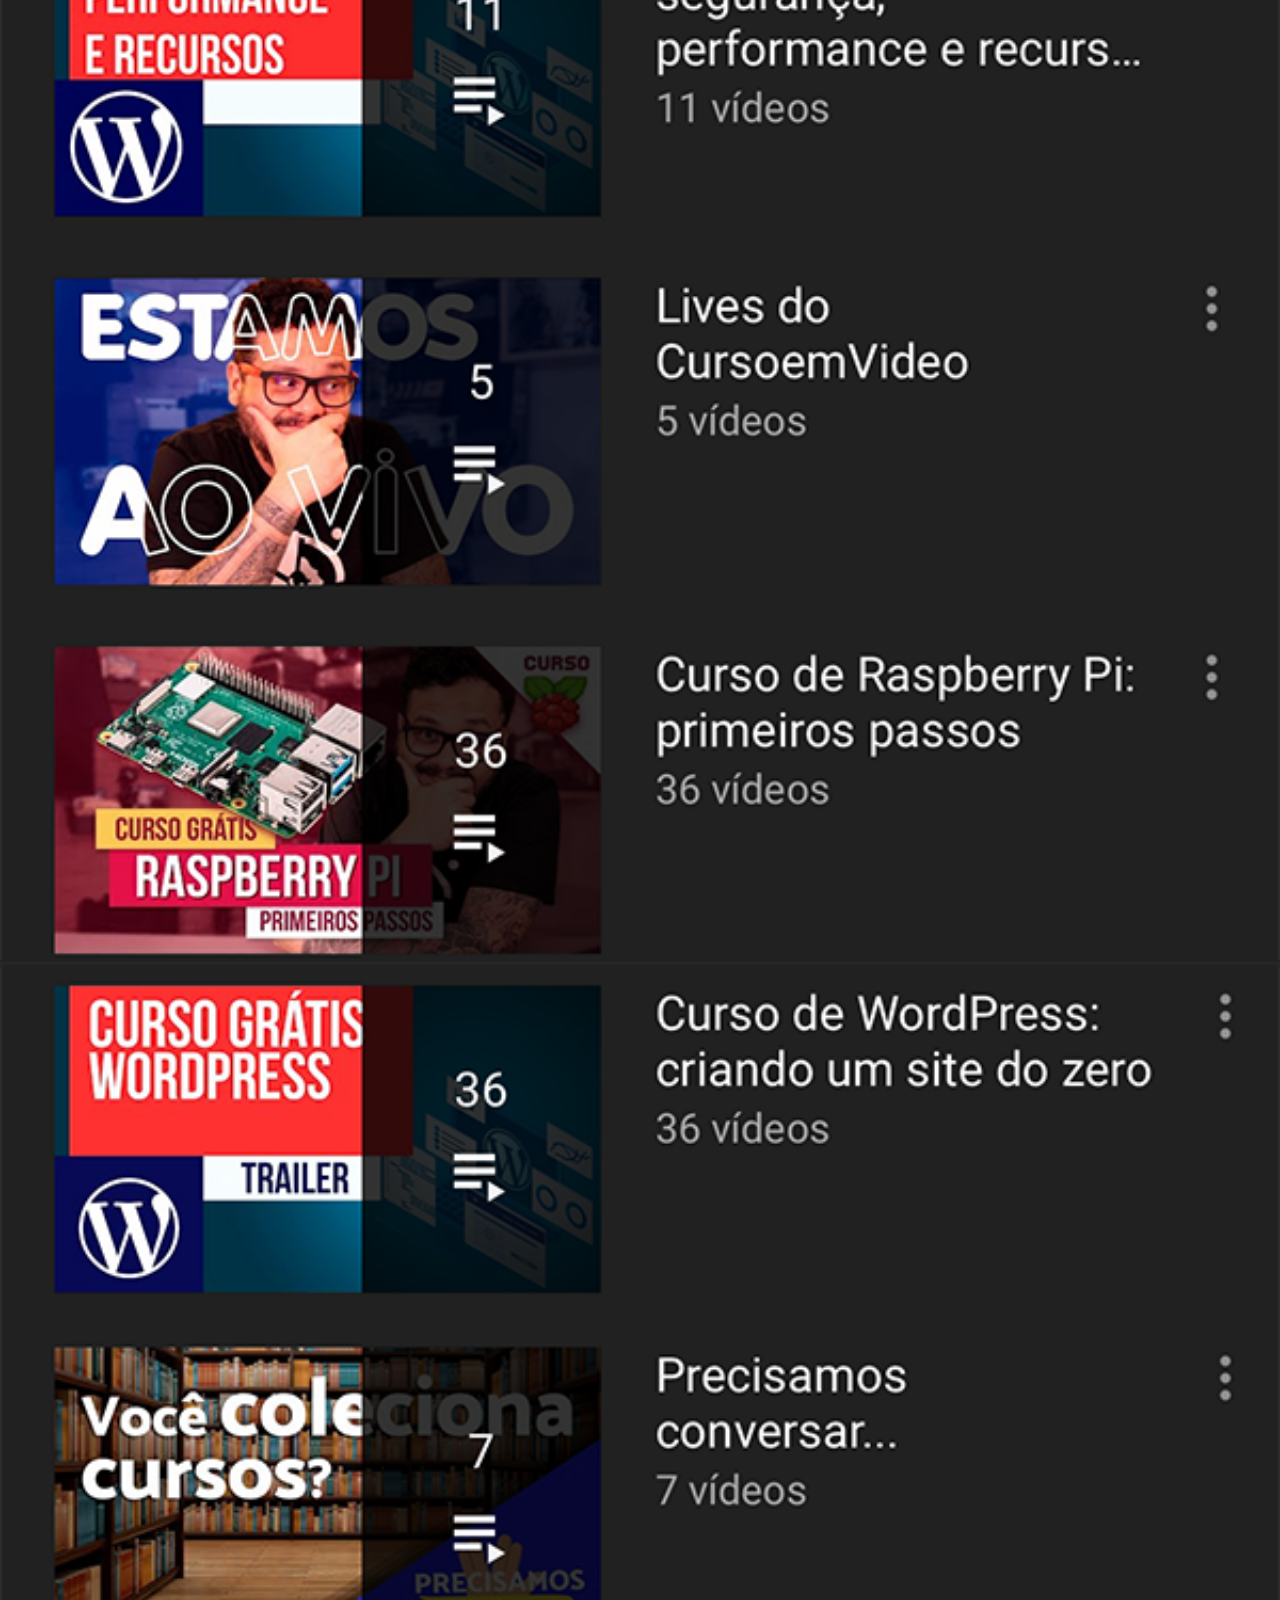
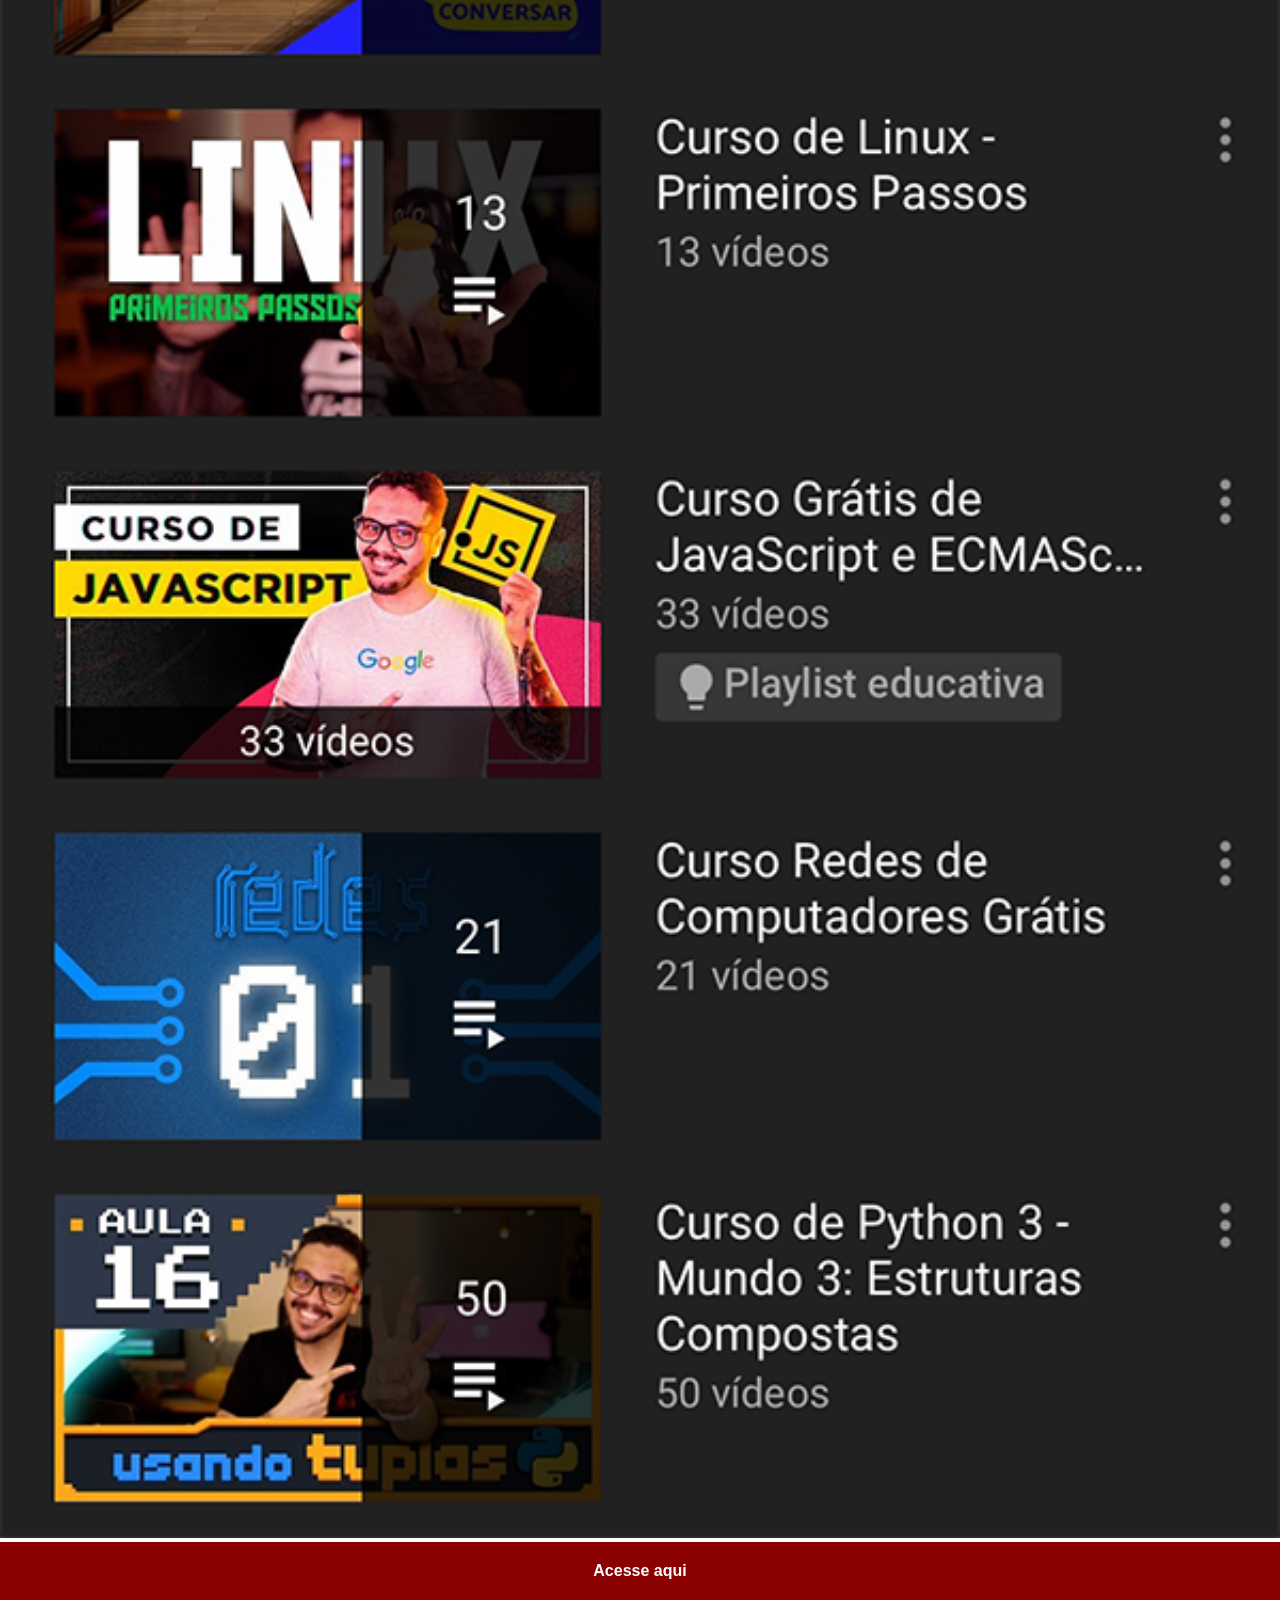
<file: youtube.html>
<!DOCTYPE html>
<html lang="pt-br">
<head>
    <meta charset="UTF-8">
    <meta name="viewport" content="width=device-width, initial-scale=1.0">
    <title>Youtube</title>
    <link rel="stylesheet" href="estilo/social.css">
</head>
<body>
    <img src="imagens/tela-youtube.png" alt="">
    <a href="https://www.youtube.com/@cursoemvideo" target="_blank">Acesse aqui</a>
</body>
</html>
</file>
<file: estilo/style.css>
@charset "UTF-8";

*{
    margin: 0px;
    padding: 0px;
    font-family: Arial, Helvetica, sans-serif;
}
html, body{
    height: 100vh;
    width: 100vw;
    background-color: black;
}
body{
    background: url(../imagens/fundo-madeira.jpg) no-repeat top center;
    background-size: cover;
    background-attachment: fixed;
}
main{
    height: 100vh;
    position: relative;
}
section#tef{
    position: absolute;
    top: 50%;
    left: 50%;
    transform: translate(-50%, -50%);
    height: 627px;
    width: 311px;
    background:url('../imagens/frame-iphone.png') no-repeat;
}
iframe#tela{
    position: relative;
    top: 80px;
    left: 22px;
    width: 266px;
    height: 471px;
}
section#redes{
    text-align: right;
    margin-right: 15px;
}
section#redes img{
    width: 50px;
    margin: 10px;
    border-radius: 50%;
    box-shadow: 2px 2px 5px rgba(0, 0, 0, 0.41);
    box-sizing: border-box;
}
section#redes img:hover{
    border: 2px solid rgba(255, 255, 255, 0.637);
    transform: translate(-3px, -3px);
    box-shadow: 5px 5px 10px rgba(0, 0, 0, 0.567);
    transition: transform .2s;
}
</file>
<file: estilo/social.css>
@charset "UTF-8";
*{
    margin: 0px;
    padding: 0px;
    font-family: Arial, Helvetica, sans-serif;
}
::-webkit-scrollbar{
    width: 0px;
    height: 0px;
}

img{
    width: 100vw;

}
a{
    display: block;
    background-color: darkred;
    color: white;
    padding: 20px;
    text-align: center;
    font-weight: bolder;
    text-decoration: none;
}
a:hover{
    background-color: red;
}
</file>
